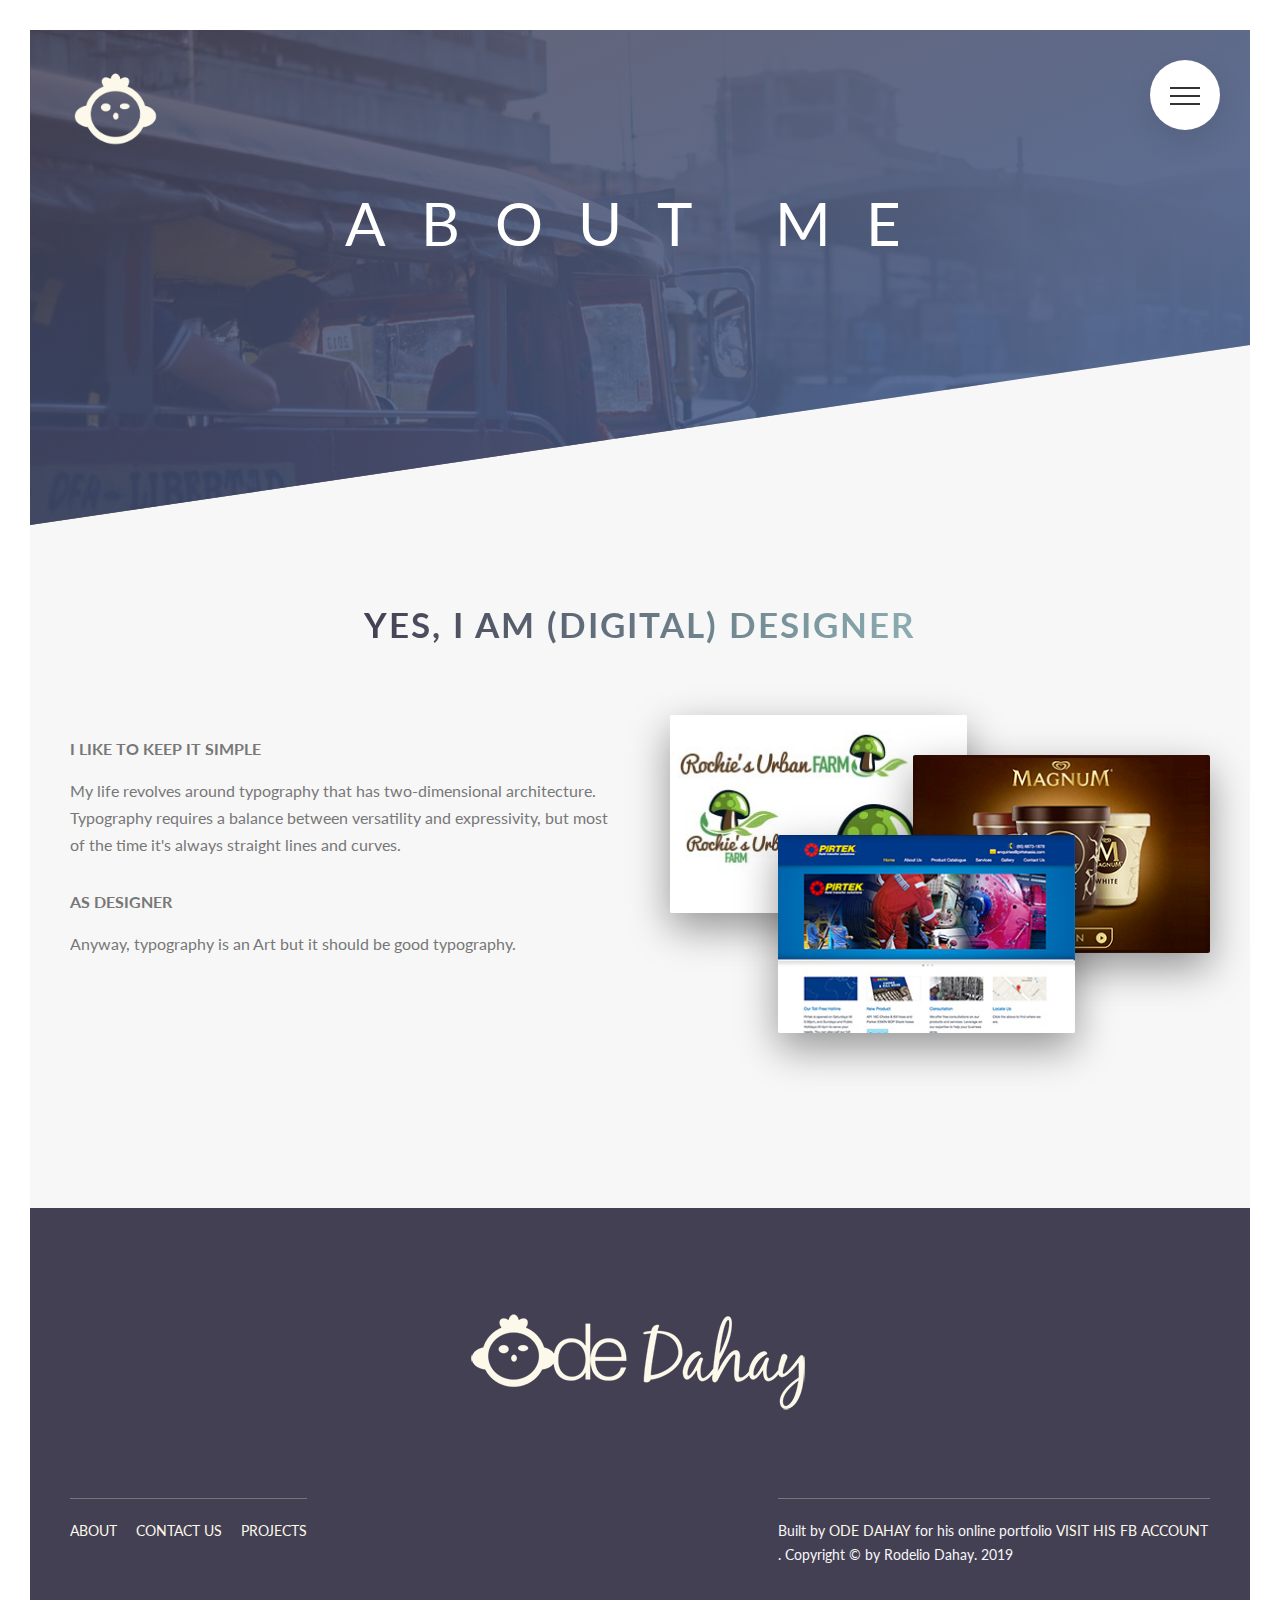
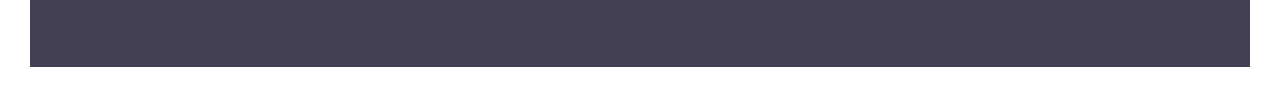
<file: about.html>
<!DOCTYPE html>
<html lang="en">
    <head>
        <meta charset="UTF-8">
        <meta name="viewport" content="width=device-width, initial-scale=1.0">
        <meta http-equiv="X-UA-Compatible" content="ie=edge">

        <link href="https://fonts.googleapis.com/css?family=Lato:100,300,400,700,900" rel="stylesheet">

        <link rel="stylesheet" href="css/icon-font.css">
        <link rel="stylesheet" href="css/style.comp.css">
        <!-- <link rel="stylesheet" href="css/style.css"> -->
        <link rel="shortcut icon" type="image/png" href="img/favicon.png">
        
        <title>Ode Dahay | My Personal Website</title>
    </head>

    <body>
        <div class="navigation">
            <input type="checkbox" class="navigation__checkbox" id="navi-toggle">

            <label for="navi-toggle" class="navigation__button">
                <span class="navigation__icon">&nbsp;</span>
            </label>

            <div class="navigation__background">&nbsp;</div>

            <nav class="navigation__nav">
                <ul class="navigation__list">
                    <li class="navigation__item"><a href="index.html" class="navigation__link"><span>01</span>Home</a></li>
                    <li class="navigation__item"><a href="about.html" class="navigation__link"><span>02</span>About Me</a></li>
                    <li class="navigation__item"><a href="gallery.html" class="navigation__link"><span>03</span>Gallery</a></li>
                    <li class="navigation__item"><a href="contact.html" class="navigation__link"><span>04</span>Contact</a></li>
                </ul>
            </nav>
        </div>

        <header class="header-inner">
            <div class="header__logo-box">
                <a href="index.html">
                    <img src="img/logo-white.png" alt="Logo" class="header__logo">
                </a>
            </div>

            <div class="header__text-box">
                <h1 class="heading-primary-inner">
                    <span class="heading-primary--main-inner">About Me</span>
                    <!-- <span class="heading-primary--sub">I like to keep it simple</span> -->
                </h1>
            </div>
        </header>

        <main>
            <section class="section-about">
                <div class="u-center-text u-margin-bottom-big">
                    <h2 class="heading-secondary">
                        YES, I AM (DIGITAL) DESIGNER
                    </h2>
                </div>

                <div class="row">
                    <div class="col-1-of-2">
                        <h3 class="heading-tertiary u-margin-bottom-small">I like to keep it simple</h3>
                        <p class="paragraph">
                            My life revolves around typography that has two-dimensional architecture. Typography requires a balance between versatility and expressivity, but most of the time it's always straight lines and curves.
                        </p>

                        <h3 class="heading-tertiary u-margin-bottom-small">As Designer</h3>
                        <p class="paragraph">
                            Anyway, typography is an Art but it should be good typography.
                        </p>

                        <!-- <a href="about.html" class="btn-text">Learn more &rarr;</a> -->
                    </div>
                    <div class="col-1-of-2">
                        <div class="composition">

                            <img srcset="img/home-1.jpg 300w, img/home-1-large.jpg 1000w"
                                 sizes="(max-width: 56.25em) 20vw, (max-width: 37.5em) 30vw, 300px"
                                 alt="Photo 1"
                                 class="composition__photo composition__photo--p1"
                                 src="img/home-1-large.jpg">

                            <img srcset="img/home-2.jpg 300w, img/nat-2-large.jpg 1000w"
                                 sizes="(max-width: 56.25em) 20vw, (max-width: 37.5em) 30vw, 300px"
                                 alt="Photo 2"
                                 class="composition__photo composition__photo--p2"
                                 src="img/home-2-large.jpg">

                            <img srcset="img/home-3.jpg 300w, img/nat-3-large.jpg 1000w"
                                 sizes="(max-width: 56.25em) 20vw, (max-width: 37.5em) 30vw, 300px"
                                 alt="Photo 3"
                                 class="composition__photo composition__photo--p3"
                                 src="img/home-3-large.jpg">

                            <!--
                            <img src="img/nat-1-large.jpg" alt="Photo 1" class="composition__photo composition__photo--p1">
                            <img src="img/nat-2-large.jpg" alt="Photo 2" class="composition__photo composition__photo--p2">
                            <img src="img/nat-3-large.jpg" alt="Photo 3" class="composition__photo composition__photo--p3">
                            -->
                        </div>
                    </div>

                </div>
                
                    
            </section>

        </main>

        <footer class="footer">
            <div class="footer__logo-box">

                <picture class="footer__logo">
                    <source srcset="img/logo-green-small-1x.png 1x, img/logo-green-small-2x.png 2x"
                            media="(max-width: 37.5em)">
                    <img srcset="img/logo-green-1x.png 1x, img/logo-green-2x.png 2x" alt="Full logo" src="img/logo-green-2x.png">
                </picture>


                
            </div>
            <div class="row">
                <div class="col-1-of-2">
                    <div class="footer__navigation">
                        <ul class="footer__list">
                            <li class="footer__item"><a href="#" class="footer__link">About</a></li>
                            <li class="footer__item"><a href="#" class="footer__link">Contact us</a></li>
                            <li class="footer__item"><a href="#" class="footer__link">Projects</a></li>
                            <!-- <li class="footer__item"><a href="#" class="footer__link">Privacy policy</a></li>
                            <li class="footer__item"><a href="#" class="footer__link">Terms</a></li> -->
                        </ul>
                    </div>
                </div>
                <div class="col-1-of-2">
                    <p class="footer__copyright">
                        Built by <a href="#" class="footer__link">Ode Dahay</a> for his online portfolio <a href="#" class="footer__link">Visit his FB account</a>.
                        Copyright &copy; by Rodelio Dahay. 2019
                    </p>
                </div>
            </div>
        </footer>

       

        <!--
        <section class="grid-test">
            <div class="row">
                <div class="col-1-of-2">
                    Col 1 of 2
                </div>
                <div class="col-1-of-2">
                    Col 1 of 2
                </div>
            </div>

            <div class="row">
                <div class="col-1-of-3">
                    Col 1 of 3
                </div>
                <div class="col-1-of-3">
                    Col 1 of 3
                </div>
                <div class="col-1-of-3">
                    Col 1 of 3
                </div>
            </div>

            <div class="row">
                <div class="col-1-of-3">
                    Col 1 of 3
                </div>
                <div class="col-2-of-3">
                    Col 2 of 3
                </div>
            </div>

            <div class="row">
                <div class="col-1-of-4">
                    Col 1 of 4
                </div>
                <div class="col-1-of-4">
                    Col 1 of 4
                </div>
                <div class="col-1-of-4">
                    Col 1 of 4
                </div>
                <div class="col-1-of-4">
                    Col 1 of 4
                </div>
            </div>

            <div class="row">
                <div class="col-1-of-4">
                    Col 1 of 4
                </div>
                <div class="col-1-of-4">
                    Col 1 of 4
                </div>
                <div class="col-2-of-4">
                    Col 2 of 4
                </div>
            </div>

            <div class="row">
                <div class="col-1-of-4">
                    Col 1 of 4
                </div>
                <div class="col-3-of-4">
                    Col 3 of 4
                </div>
            </div>
        </section>
        -->

    </body>
</html>
</file>
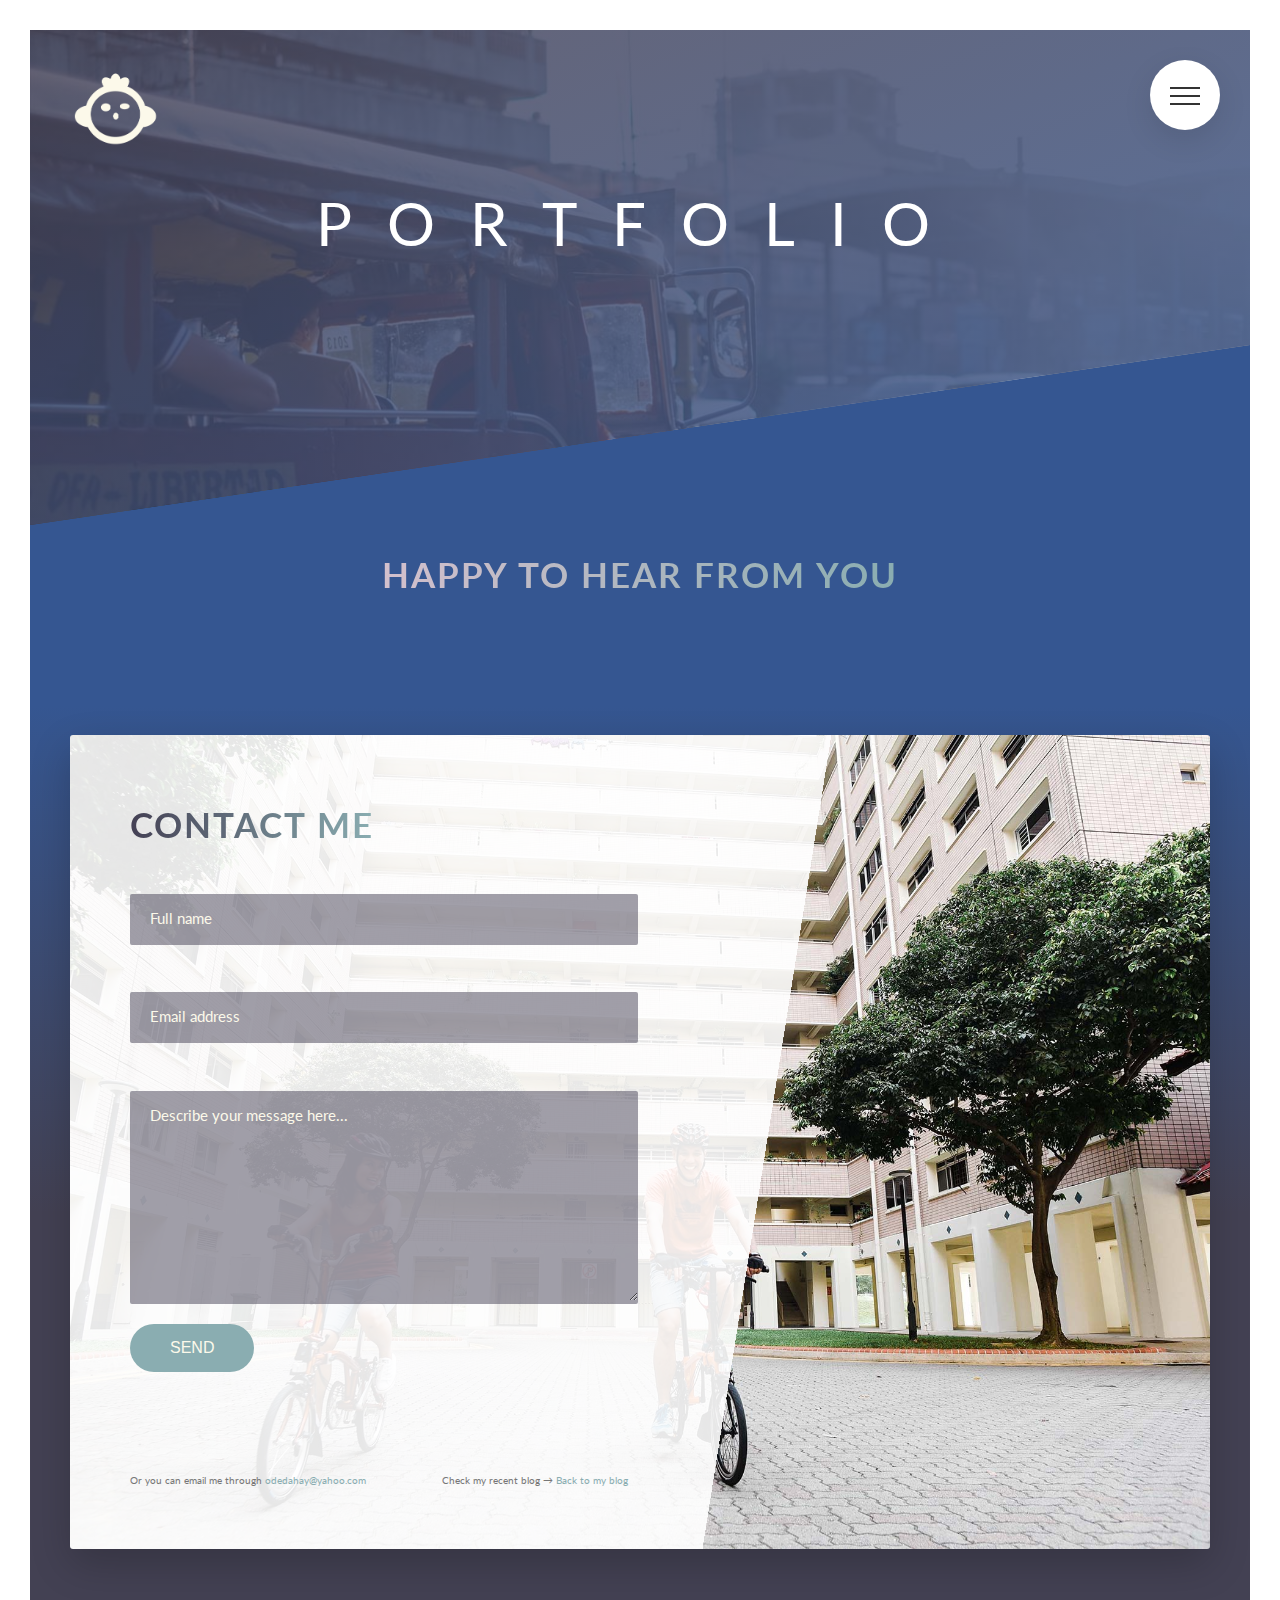
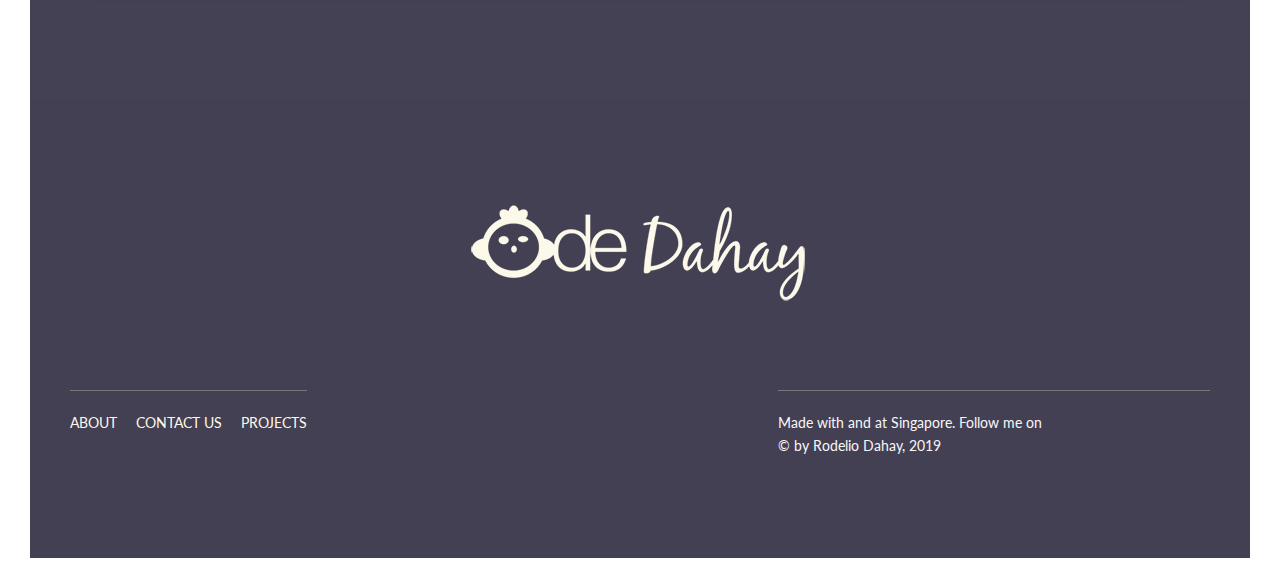
<file: contact.html>
<!DOCTYPE html>
<html lang="en">
    <head>
        <meta charset="UTF-8">
        <meta name="viewport" content="width=device-width, initial-scale=1.0">
        <meta http-equiv="X-UA-Compatible" content="ie=edge">

        <link href="https://fonts.googleapis.com/css?family=Lato:100,300,400,700,900" rel="stylesheet">

        <link rel="stylesheet" href="css/icon-font.css">
        <link rel="stylesheet" href="css/style.comp.css">
        <!-- <link rel="stylesheet" href="css/style.css"> -->
        <link rel="shortcut icon" type="image/png" href="img/favicon.png">
        
        <title>Ode Dahay | My Personal Website</title>
    </head>

    <body>
        <div class="navigation">
            <input type="checkbox" class="navigation__checkbox" id="navi-toggle">

            <label for="navi-toggle" class="navigation__button">
                <span class="navigation__icon">&nbsp;</span>
            </label>

            <div class="navigation__background">&nbsp;</div>

            <nav class="navigation__nav">
                <ul class="navigation__list">
                    <li class="navigation__item"><a href="index.html" class="navigation__link"><span>01</span>Home</a></li>
                    <li class="navigation__item"><a href="about.html" class="navigation__link"><span>02</span>About Me</a></li>
                    <li class="navigation__item"><a href="gallery.html" class="navigation__link"><span>03</span>Gallery</a></li>
                    <li class="navigation__item"><a href="contact.html" class="navigation__link"><span>04</span>Contact</a></li>
                </ul>
            </nav>
        </div>

        <header class="header-inner">
            <div class="header__logo-box">
                <a href="index.html">
                    <img src="img/logo-white.png" alt="Logo" class="header__logo">
                </a>
            </div>

            <div class="header__text-box">
                <h1 class="heading-primary-inner">
                    <span class="heading-primary--main-inner">Portfolio</span>
                    <!-- <span class="heading-primary--sub">I like to keep it simple</span> -->
                </h1>
            </div>
        </header>

        <main>
            <section class="section-page-inner-contact">
                <div class="u-center-text u-margin-bottom-big">
                    <h2 class="heading-secondary" style="background-image: linear-gradient(to right, #D3C0CD, #8AADB1);">
                            HAPPY TO HEAR FROM YOU
                    </h2>
                </div>

                <section class="section-book">
                    <div class="row">
                        <div class="book">
                            <div class="book__form">
                                    <form action="#" class="form">
                                            <div class="u-margin-bottom-medium">
                                                    <h2 class="heading-secondary">
                                                    Contact Me
                                                    </h2>
                                                </div>

                                                <div class="form__group">
                                                    <input type="text" class="form__input" placeholder="Full name" id="name" required>
                                                    <label for="name" class="form__label">Full name</label>
                                                </div>
                
                                                <div class="form__group">
                                                    <input type="email" class="form__input" placeholder="Email address" id="email" required>
                                                    <label for="email" class="form__label">Email address</label>
                                                </div>
                                                <div class="form__group">
                                                        <textarea name="" class="form__input" id="message" cols="30" rows="10" required placeholder="Describe your message here..."></textarea>
                                                </div>

                                                <div class="form__group">
                                                        <button class="btn btn--green">Send</button>
                                                </div>

                                <div class="row u-margin-top-huge">
                                    <div class="col-1-of-2">
                                        Or you can email me through <a href="mailto:odedahay@yahoo.com">odedahay@yahoo.com</a>
                                    </div>
                                    <div class="col-1-of-2">
                                        Check my recent blog &rarr; <a href="#">Back to my blog</a>
                                    </div>
                                </div>
                                </form>
                            </div>
                        </div>
                    </div>
            </section>
                
            </section>

        </main>

        <footer class="footer">
                <div class="footer__logo-box">
    
                    <picture class="footer__logo">
                        <source srcset="img/logo-green-small-1x.png 1x, img/logo-green-small-2x.png 2x"
                                media="(max-width: 37.5em)">
                        <img srcset="img/logo-green-1x.png 1x, img/logo-green-2x.png 2x" alt="Full logo" src="img/logo-green-2x.png">
                    </picture>
    
    
                    
                </div>
                <div class="row">
                    <div class="col-1-of-2">
                        <div class="footer__navigation">
                            <ul class="footer__list">
                                <li class="footer__item"><a href="#" class="footer__link">About</a></li>
                                <li class="footer__item"><a href="#" class="footer__link">Contact us</a></li>
                                <li class="footer__item"><a href="#" class="footer__link">Projects</a></li>
                                <!-- <li class="footer__item"><a href="#" class="footer__link">Privacy policy</a></li>
                                <li class="footer__item"><a href="#" class="footer__link">Terms</a></li> -->
                            </ul>
                        </div>
                    </div>
                    <div class="col-1-of-2">
                        <p class="footer__copyright">
                            Made with <i class="fas fa-heart"></i> and <i class="fas fa-coffee"></i> at Singapore. Follow me on  
                            
                            <a href="#" class="footer__link"><i class="fab fa-linkedin"></i></a> 
                            <a href="#" class="footer__link"><i class="fab fa-facebook-square"></i></a>
                            <a href="#" class="footer__link"><i class="fab fa-instagram"></i></a>  
                            
                             <br>&copy; by Rodelio Dahay, 2019
                        </p>
                    </div>
                </div>
            </footer>

    </body>
</html>
</file>
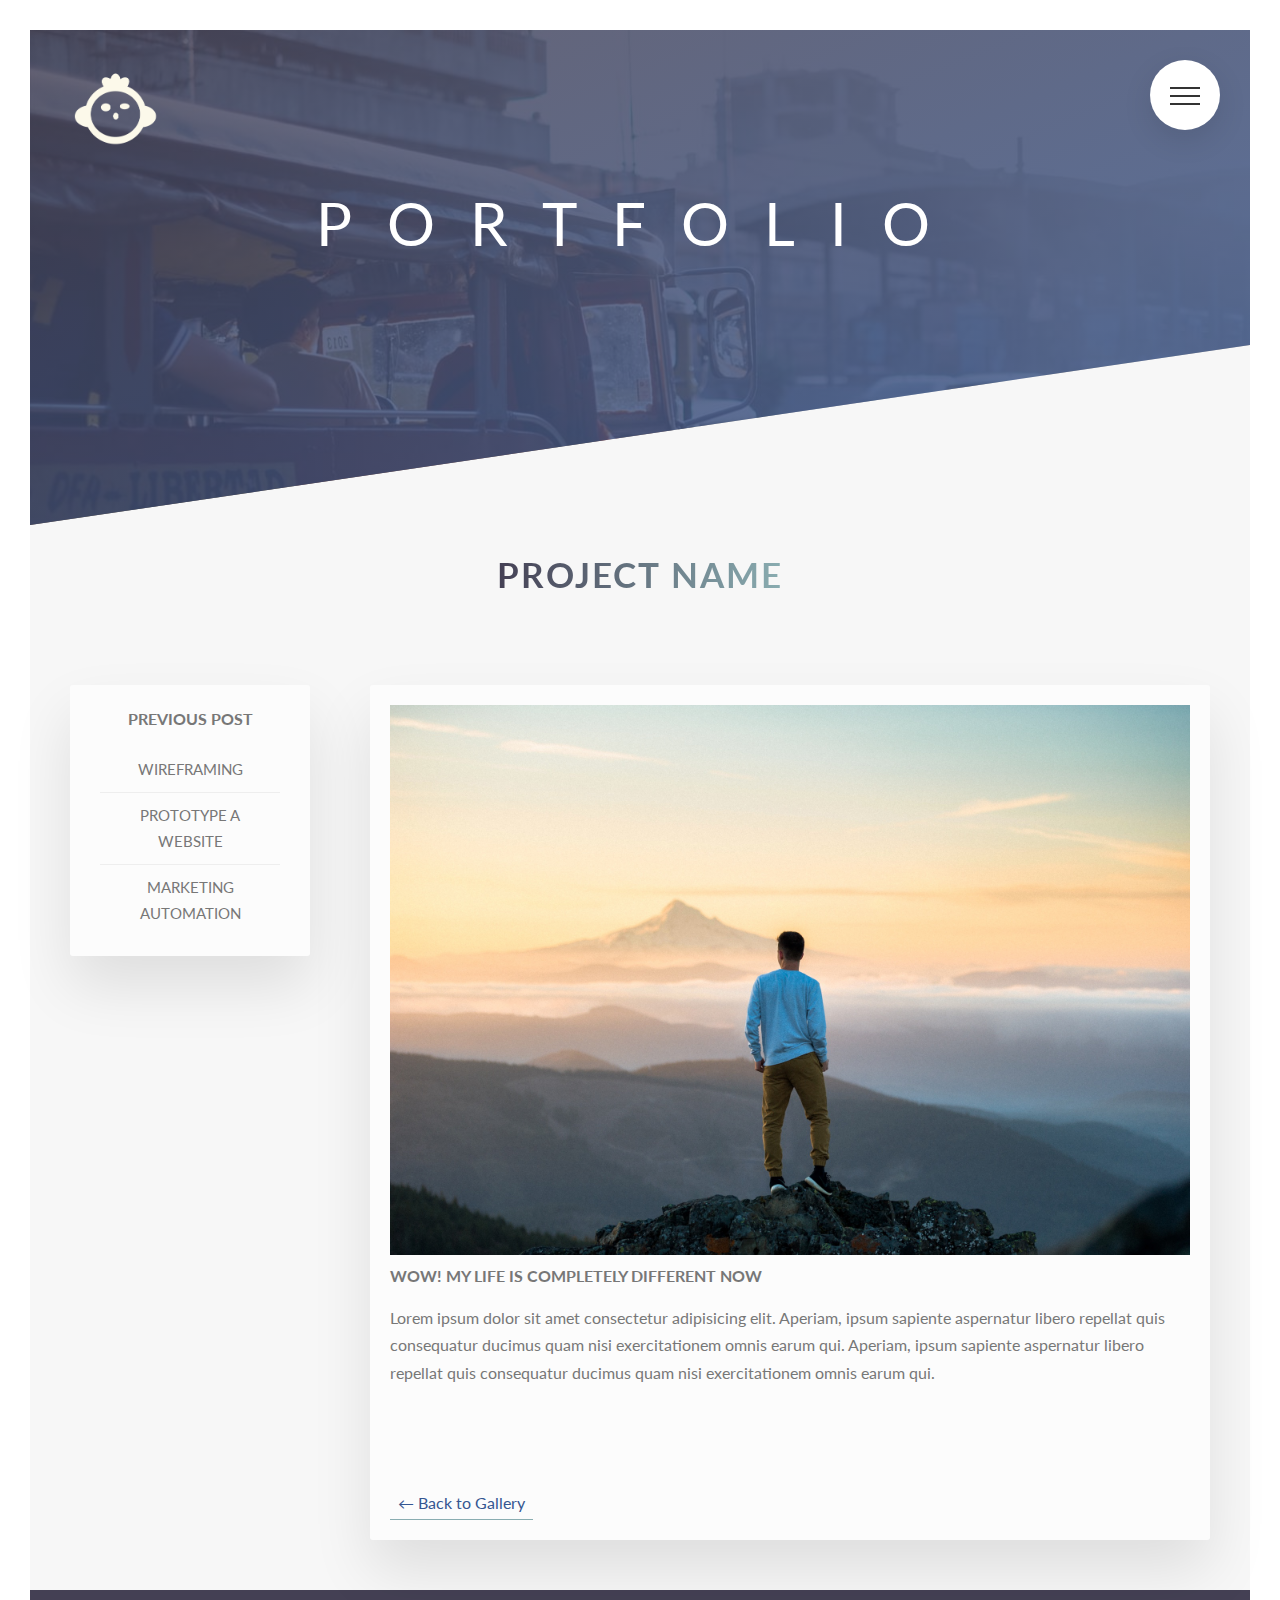
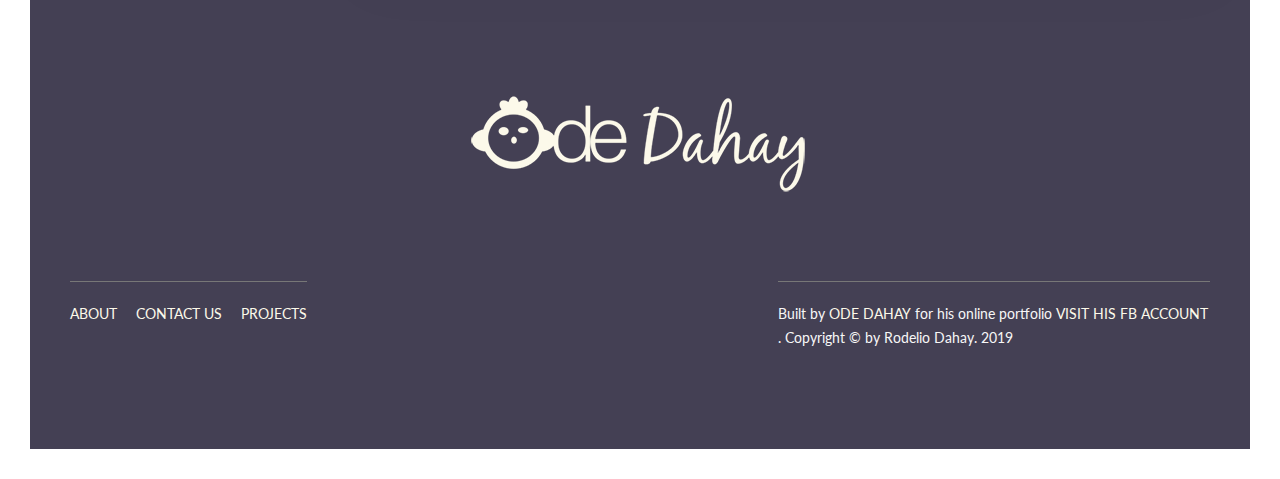
<file: gallery-detail.html>
<!DOCTYPE html>
<html lang="en">
    <head>
        <meta charset="UTF-8">
        <meta name="viewport" content="width=device-width, initial-scale=1.0">
        <meta http-equiv="X-UA-Compatible" content="ie=edge">

        <link href="https://fonts.googleapis.com/css?family=Lato:100,300,400,700,900" rel="stylesheet">

        <link rel="stylesheet" href="css/icon-font.css">
        <link rel="stylesheet" href="css/style.comp.css">
        <!-- <link rel="stylesheet" href="css/style.css"> -->
        <link rel="shortcut icon" type="image/png" href="img/favicon.png">
        
        <title>Ode Dahay | My Personal Website</title>
    </head>

    <body>
        <div class="navigation">
            <input type="checkbox" class="navigation__checkbox" id="navi-toggle">

            <label for="navi-toggle" class="navigation__button">
                <span class="navigation__icon">&nbsp;</span>
            </label>

            <div class="navigation__background">&nbsp;</div>

            <nav class="navigation__nav">
                <ul class="navigation__list">
                    <li class="navigation__item"><a href="index.html" class="navigation__link"><span>01</span>Home</a></li>
                    <li class="navigation__item"><a href="about.html" class="navigation__link"><span>02</span>About Me</a></li>
                    <li class="navigation__item"><a href="gallery.html" class="navigation__link"><span>03</span>Gallery</a></li>
                    <li class="navigation__item"><a href="contact.html" class="navigation__link"><span>04</span>Contact</a></li>
                </ul>
            </nav>
        </div>

        <header class="header-inner">
            <div class="header__logo-box">
                <a href="index.html">
                    <img src="img/logo-white.png" alt="Logo" class="header__logo">
                </a>
            </div>

            <div class="header__text-box">
                <h1 class="heading-primary-inner">
                    <span class="heading-primary--main-inner">Portfolio</span>
                    <!-- <span class="heading-primary--sub">I like to keep it simple</span> -->
                </h1>
            </div>
        </header>

        <main>
            <section class="section-page-inner ">
                <div class="u-center-text u-margin-bottom-big">
                    <h2 class="heading-secondary">
                        Project Name
                    </h2>
                </div>

                <div class="row">
                    <div class="col-1-of-4">
                        <div class="porfolio-detail-side">
                            <h3 class="u-center-text heading-tertiary u-margin-bottom-small">Previous Post</h3>
                            <div class="card__details_side">
                                <ul>
                                    <li><a href="">Wireframing</a></li>
                                    <li><a href="">Prototype A Website</a></li>
                                    <li><a href="">Marketing Automation</a></li>
                                </ul>
                            </div>
                        </div>
                    </div>
                    <div class="col-3-of-4">
                        <div class="porfolio-detail">
                            <figure class="porfolio-detail__shape">
                                <img src="img/nat-9.jpg" alt="Person on a tour" class="porfolio-detail__img">
                                <!-- <figcaption class="porfolio-detail__caption">Jack Wilson</figcaption> -->
                            </figure>
                            <div class="porfolio-detail__text">
                                <h3 class="heading-tertiary u-margin-bottom-small">WOW! My life is completely different now</h3>
                                <p>
                                    Lorem ipsum dolor sit amet consectetur adipisicing elit. Aperiam, ipsum sapiente aspernatur libero repellat quis consequatur
                                    ducimus quam nisi exercitationem omnis earum qui. Aperiam, ipsum sapiente aspernatur libero
                                    repellat quis consequatur ducimus quam nisi exercitationem omnis earum qui.
                                </p>
                               
                            </div>
                            <div class="u-margin-top-huge">
                                    <a href="#" class="btn-text">&larr; Back to Gallery</a>
                                </div>
                        
                        </div>
                    </div>
                </div>
            </section>

        </main>

        <footer class="footer">
            <div class="footer__logo-box">

                <picture class="footer__logo">
                    <source srcset="img/logo-green-small-1x.png 1x, img/logo-green-small-2x.png 2x"
                            media="(max-width: 37.5em)">
                    <img srcset="img/logo-green-1x.png 1x, img/logo-green-2x.png 2x" alt="Full logo" src="img/logo-green-2x.png">
                </picture>


                
            </div>
            <div class="row">
                <div class="col-1-of-2">
                    <div class="footer__navigation">
                        <ul class="footer__list">
                            <li class="footer__item"><a href="#" class="footer__link">About</a></li>
                            <li class="footer__item"><a href="#" class="footer__link">Contact us</a></li>
                            <li class="footer__item"><a href="#" class="footer__link">Projects</a></li>
                            <!-- <li class="footer__item"><a href="#" class="footer__link">Privacy policy</a></li>
                            <li class="footer__item"><a href="#" class="footer__link">Terms</a></li> -->
                        </ul>
                    </div>
                </div>
                <div class="col-1-of-2">
                    <p class="footer__copyright">
                        Built by <a href="#" class="footer__link">Ode Dahay</a> for his online portfolio <a href="#" class="footer__link">Visit his FB account</a>.
                        Copyright &copy; by Rodelio Dahay. 2019
                    </p>
                </div>
            </div>
        </footer>

    </body>
</html>
</file>
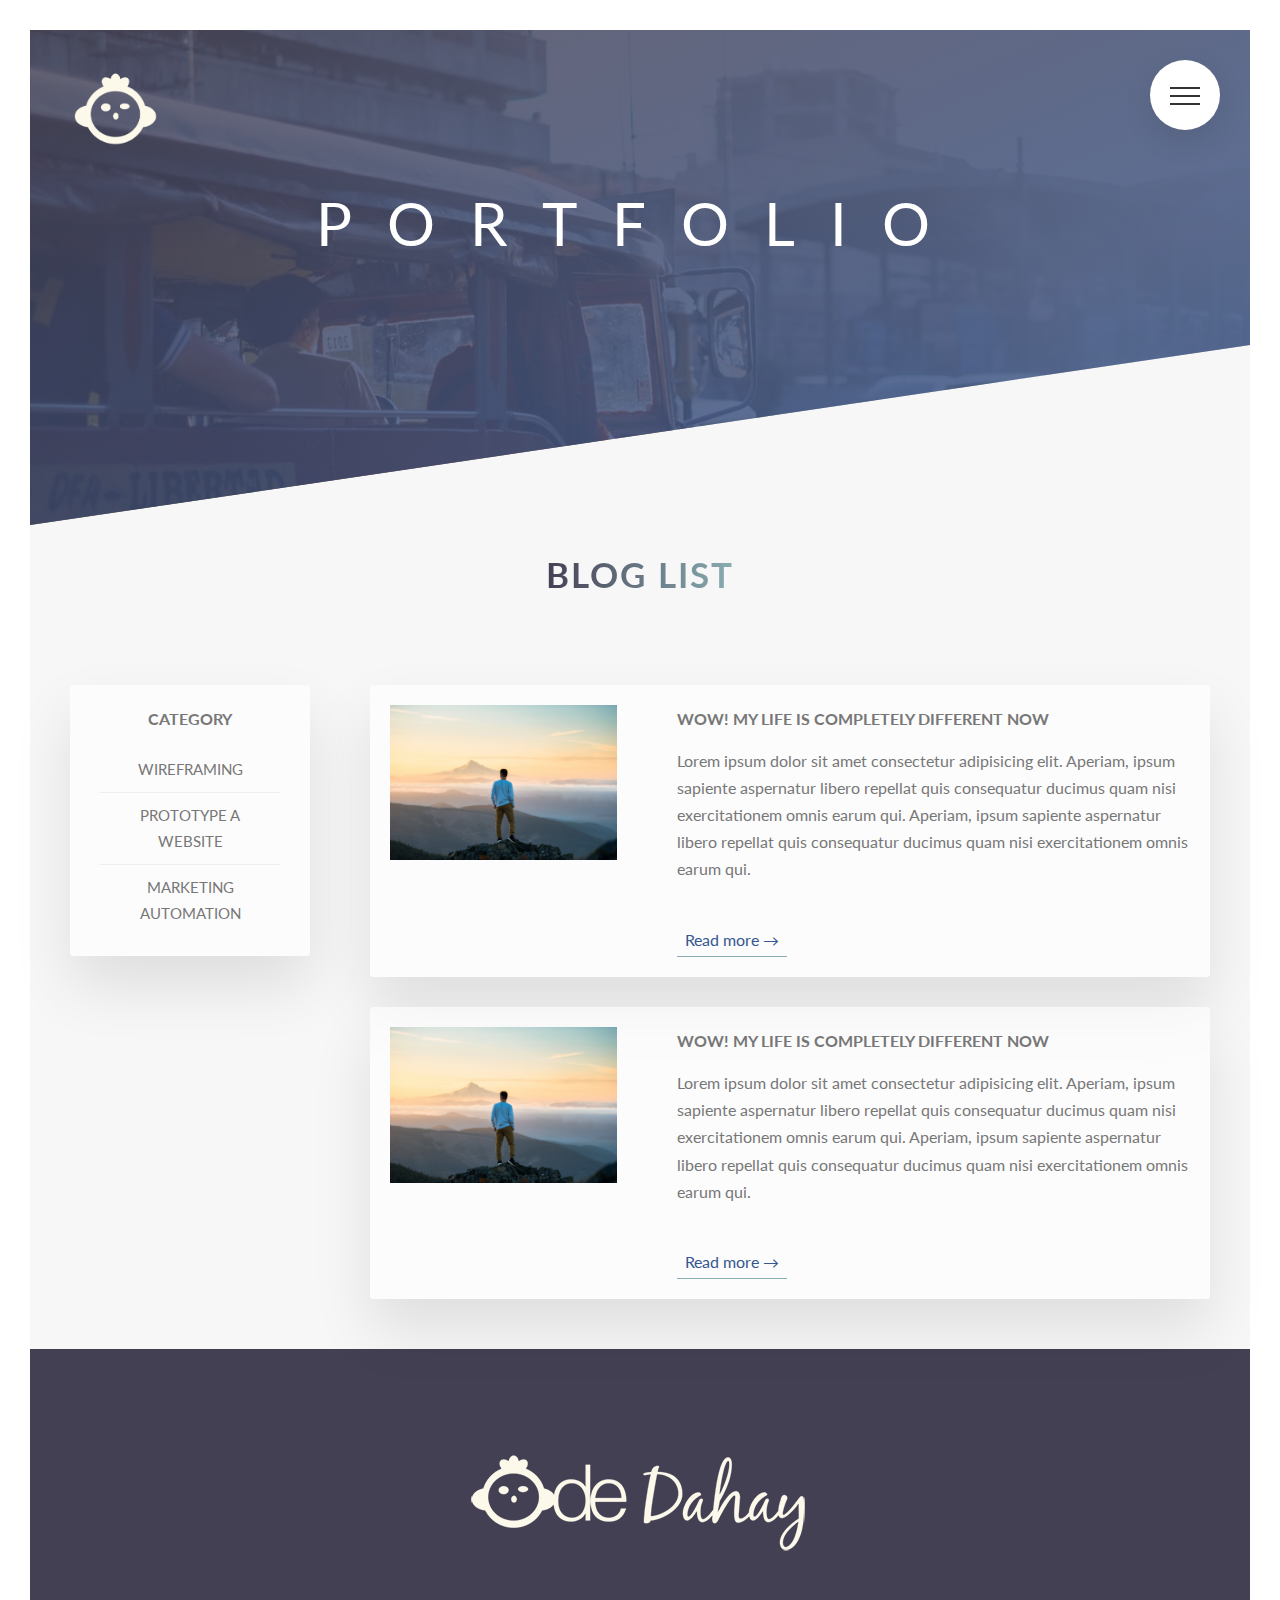
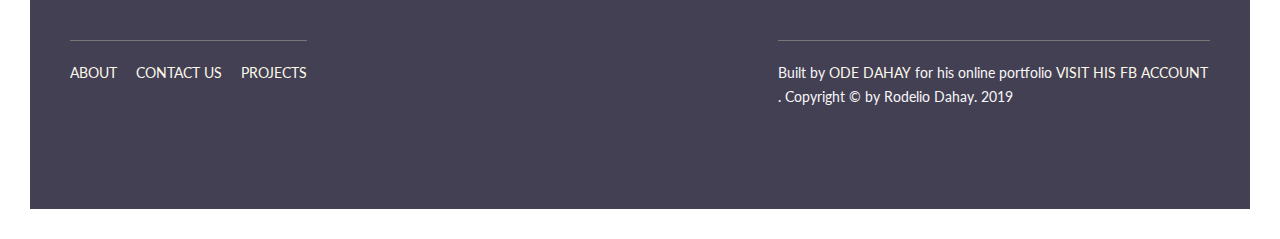
<file: gallery-list-1col.html>
<!DOCTYPE html>
<html lang="en">
    <head>
        <meta charset="UTF-8">
        <meta name="viewport" content="width=device-width, initial-scale=1.0">
        <meta http-equiv="X-UA-Compatible" content="ie=edge">

        <link href="https://fonts.googleapis.com/css?family=Lato:100,300,400,700,900" rel="stylesheet">

        <link rel="stylesheet" href="css/icon-font.css">
        <link rel="stylesheet" href="css/style.comp.css">
        <!-- <link rel="stylesheet" href="css/style.css"> -->
        <link rel="shortcut icon" type="image/png" href="img/favicon.png">
        
        <title>Ode Dahay | My Personal Website</title>
    </head>

    <body>
        <div class="navigation">
            <input type="checkbox" class="navigation__checkbox" id="navi-toggle">

            <label for="navi-toggle" class="navigation__button">
                <span class="navigation__icon">&nbsp;</span>
            </label>

            <div class="navigation__background">&nbsp;</div>

            <nav class="navigation__nav">
                <ul class="navigation__list">
                    <li class="navigation__item"><a href="index.html" class="navigation__link"><span>01</span>Home</a></li>
                    <li class="navigation__item"><a href="about.html" class="navigation__link"><span>02</span>About Me</a></li>
                    <li class="navigation__item"><a href="gallery.html" class="navigation__link"><span>03</span>Gallery</a></li>
                    <li class="navigation__item"><a href="contact.html" class="navigation__link"><span>04</span>Contact</a></li>
                </ul>
            </nav>
        </div>

        <header class="header-inner">
            <div class="header__logo-box">
                <a href="index.html">
                    <img src="img/logo-white.png" alt="Logo" class="header__logo">
                </a>
            </div>

            <div class="header__text-box">
                <h1 class="heading-primary-inner">
                    <span class="heading-primary--main-inner">Portfolio</span>
                    <!-- <span class="heading-primary--sub">I like to keep it simple</span> -->
                </h1>
            </div>
        </header>

        <main>
            <section class="section-page-inner ">
                <div class="u-center-text u-margin-bottom-big">
                    <h2 class="heading-secondary">
                        Blog List
                    </h2>
                </div>

                    <div class="row">
                            <div class="col-1-of-4">
                                <div class="porfolio-detail-side">
                                        <h3 class="u-center-text heading-tertiary u-margin-bottom-small">Category</h3>
                                        <div class="card__details_side">
                                            <ul>
                                                <li><a href="">Wireframing</a></li>
                                                <li><a href="">Prototype A Website</a></li>
                                                <li><a href="">Marketing Automation</a></li>
                                            </ul>
                                        </div>
                                    </div>
                            </div>
                            <div class="col-3-of-4">
                                <div class="blog_list">
                                    <div class="row">
                                        <div class="col-1-of-3">
                                            <a href="gallery-detail.html">
                                                <figure class="blog_list__shape">
                                                    <img src="img/nat-9.jpg" alt="Person on a tour" class="blog_list__img50">
                                                    <figcaption class="blog_list__caption">Read More</figcaption>
                                                </figure>
                                            </a>
                                        </div>
                                        <div class="col-2-of-3">
                                            
                                            <div class="blog_list__text">
                                                    <h3 class="heading-tertiary u-margin-bottom-small">WOW! My life is completely different now</h3>
                                                    <p>
                                                        Lorem ipsum dolor sit amet consectetur adipisicing elit. Aperiam, ipsum sapiente aspernatur libero repellat quis consequatur
                                                        ducimus quam nisi exercitationem omnis earum qui. Aperiam, ipsum sapiente aspernatur libero
                                                        repellat quis consequatur ducimus quam nisi exercitationem omnis earum qui.
                                                    </p>
                                                    <a href="gallery-detail.html" class="btn-text u-margin-top-small">Read more &rarr;</a>
                                                    
                                            </div>
                                            
                                        </div>
                                    </div>
                                </div> <!--blog_lis-->   
                                
                                <div class="blog_list">
                                        <div class="row">
                                            <div class="col-1-of-3">
                                                <a href="gallery-detail.html">
                                                    <figure class="blog_list__shape">
                                                        <img src="img/nat-9.jpg" alt="Person on a tour" class="blog_list__img50">
                                                        <figcaption class="blog_list__caption">Read More</figcaption>
                                                    </figure>
                                                </a>
                                            </div>
                                            <div class="col-2-of-3">
                                                
                                                <div class="blog_list__text">
                                                        <h3 class="heading-tertiary u-margin-bottom-small">WOW! My life is completely different now</h3>
                                                        <p>
                                                            Lorem ipsum dolor sit amet consectetur adipisicing elit. Aperiam, ipsum sapiente aspernatur libero repellat quis consequatur
                                                            ducimus quam nisi exercitationem omnis earum qui. Aperiam, ipsum sapiente aspernatur libero
                                                            repellat quis consequatur ducimus quam nisi exercitationem omnis earum qui.
                                                        </p>
                                                        <a href="gallery-detail.html" class="btn-text u-margin-top-small">Read more &rarr;</a>
                                                        
                                                </div>
                                                
                                            </div>
                                        </div>
                                    </div> <!--blog_lis-->   
                                
                            </div><!--col-3-of-4-->   
                    </div>
                
            </section>

        </main>

        <footer class="footer">
            <div class="footer__logo-box">

                <picture class="footer__logo">
                    <source srcset="img/logo-green-small-1x.png 1x, img/logo-green-small-2x.png 2x"
                            media="(max-width: 37.5em)">
                    <img srcset="img/logo-green-1x.png 1x, img/logo-green-2x.png 2x" alt="Full logo" src="img/logo-green-2x.png">
                </picture>


                
            </div>
            <div class="row">
                <div class="col-1-of-2">
                    <div class="footer__navigation">
                        <ul class="footer__list">
                            <li class="footer__item"><a href="#" class="footer__link">About</a></li>
                            <li class="footer__item"><a href="#" class="footer__link">Contact us</a></li>
                            <li class="footer__item"><a href="#" class="footer__link">Projects</a></li>
                            <!-- <li class="footer__item"><a href="#" class="footer__link">Privacy policy</a></li>
                            <li class="footer__item"><a href="#" class="footer__link">Terms</a></li> -->
                        </ul>
                    </div>
                </div>
                <div class="col-1-of-2">
                    <p class="footer__copyright">
                        Built by <a href="#" class="footer__link">Ode Dahay</a> for his online portfolio <a href="#" class="footer__link">Visit his FB account</a>.
                        Copyright &copy; by Rodelio Dahay. 2019
                    </p>
                </div>
            </div>
        </footer>

    </body>
</html>
</file>
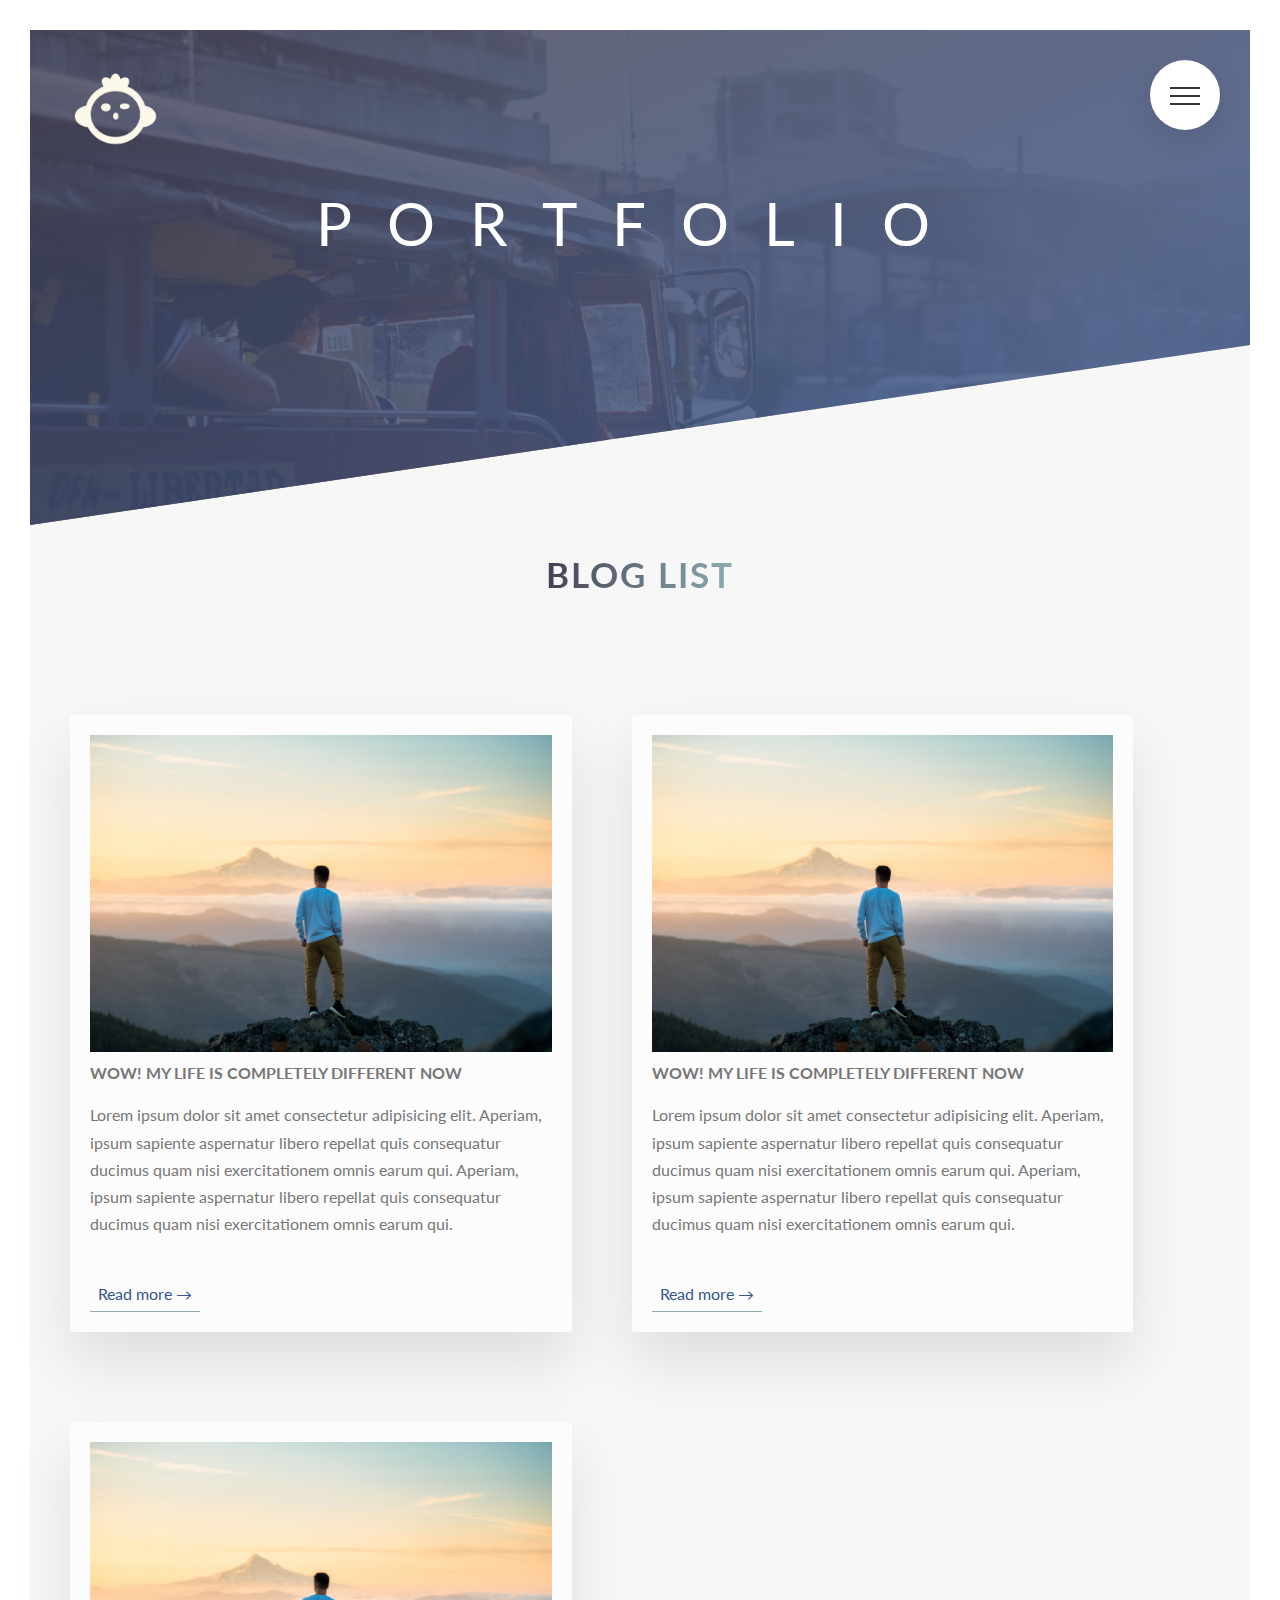
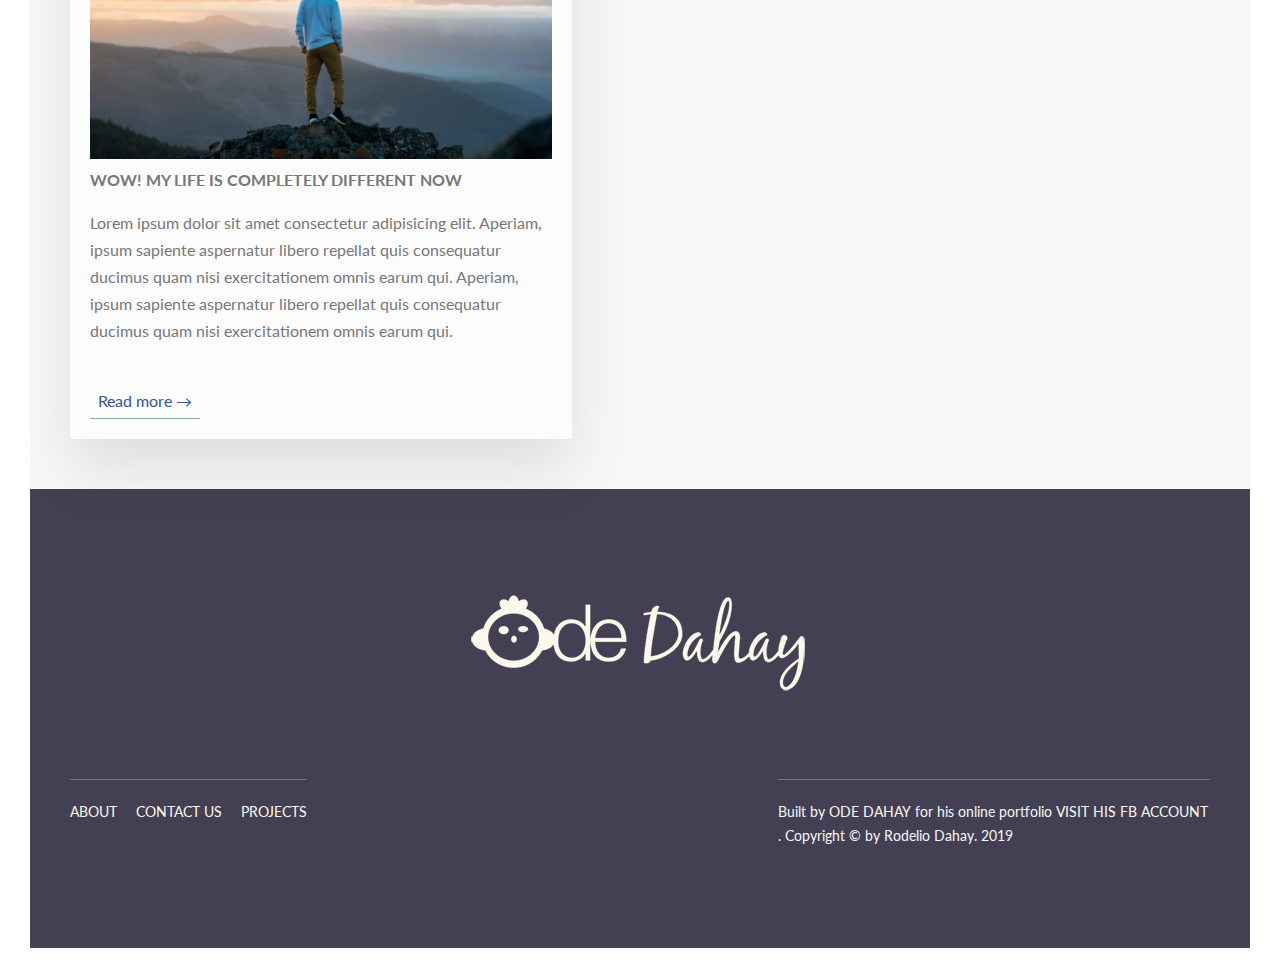
<file: gallery-list-2col.html>
<!DOCTYPE html>
<html lang="en">
    <head>
        <meta charset="UTF-8">
        <meta name="viewport" content="width=device-width, initial-scale=1.0">
        <meta http-equiv="X-UA-Compatible" content="ie=edge">

        <link href="https://fonts.googleapis.com/css?family=Lato:100,300,400,700,900" rel="stylesheet">

        <link rel="stylesheet" href="css/icon-font.css">
        <link rel="stylesheet" href="css/style.comp.css">
        <!-- <link rel="stylesheet" href="css/style.css"> -->
        <link rel="shortcut icon" type="image/png" href="img/favicon.png">
        
        <title>Ode Dahay | My Personal Website</title>
    </head>

    <body>
        <div class="navigation">
            <input type="checkbox" class="navigation__checkbox" id="navi-toggle">

            <label for="navi-toggle" class="navigation__button">
                <span class="navigation__icon">&nbsp;</span>
            </label>

            <div class="navigation__background">&nbsp;</div>

            <nav class="navigation__nav">
                <ul class="navigation__list">
                    <li class="navigation__item"><a href="index.html" class="navigation__link"><span>01</span>Home</a></li>
                    <li class="navigation__item"><a href="about.html" class="navigation__link"><span>02</span>About Me</a></li>
                    <li class="navigation__item"><a href="gallery.html" class="navigation__link"><span>03</span>Gallery</a></li>
                    <li class="navigation__item"><a href="contact.html" class="navigation__link"><span>04</span>Contact</a></li>
                </ul>
            </nav>
        </div>

        <header class="header-inner">
            <div class="header__logo-box">
                <a href="index.html">
                    <img src="img/logo-white.png" alt="Logo" class="header__logo">
                </a>
            </div>

            <div class="header__text-box">
                <h1 class="heading-primary-inner">
                    <span class="heading-primary--main-inner">Portfolio</span>
                    <!-- <span class="heading-primary--sub">I like to keep it simple</span> -->
                </h1>
            </div>
        </header>

        <main>
            <section class="section-page-inner ">
                <div class="u-center-text u-margin-bottom-big">
                    <h2 class="heading-secondary">
                        Blog List
                    </h2>
                </div>

                <div class="row">
                        <div class="col-1-of-2-bloglist">
                           
                                <div class="blog_list">
                                        <a href="#">
                                            <figure class="blog_list__shape">
                                                <img src="img/nat-9.jpg" alt="Person on a tour" class="blog_list__img">
                                                <figcaption class="blog_list__caption">Read More</figcaption>
                                            </figure>
                                        </a>
                                        <div class="blog_list__text">
                                            <h3 class="heading-tertiary u-margin-bottom-small">WOW! My life is completely different now</h3>
                                            <p>
                                                Lorem ipsum dolor sit amet consectetur adipisicing elit. Aperiam, ipsum sapiente aspernatur libero repellat quis consequatur
                                                ducimus quam nisi exercitationem omnis earum qui. Aperiam, ipsum sapiente aspernatur libero
                                                repellat quis consequatur ducimus quam nisi exercitationem omnis earum qui.
                                            </p>
                                            <a href="about.html" class="btn-text u-margin-top-small">Read more &rarr;</a>
                                            
                                        </div>
                                       
                                    </div>
                           
                        </div>
                        <div class="col-1-of-2-bloglist">
                                <div class="blog_list">
                                    <a href="#">
                                        <figure class="blog_list__shape">
                                            <img src="img/nat-9.jpg" alt="Person on a tour" class="blog_list__img">
                                            <figcaption class="blog_list__caption">Read More</figcaption>
                                        </figure>
                                    </a>
                                    <div class="blog_list__text">
                                        <h3 class="heading-tertiary u-margin-bottom-small">WOW! My life is completely different now</h3>
                                        <p>
                                            Lorem ipsum dolor sit amet consectetur adipisicing elit. Aperiam, ipsum sapiente aspernatur libero repellat quis consequatur
                                            ducimus quam nisi exercitationem omnis earum qui. Aperiam, ipsum sapiente aspernatur libero
                                            repellat quis consequatur ducimus quam nisi exercitationem omnis earum qui.
                                        </p>
                                        <a href="about.html" class="btn-text u-margin-top-small">Read more &rarr;</a>
                                        
                                    </div>
                                   
                                </div>
                        </div>

                        <div class="col-1-of-2-bloglist">
                                <div class="blog_list">
                                    <a href="#">
                                    <figure class="blog_list__shape">
                                        <img src="img/nat-9.jpg" alt="Person on a tour" class="blog_list__img">
                                        <figcaption class="blog_list__caption">Read More</figcaption>
                                    </figure>
                                    </a>
                                    <div class="blog_list__text">
                                        <h3 class="heading-tertiary u-margin-bottom-small">WOW! My life is completely different now</h3>
                                        <p>
                                            Lorem ipsum dolor sit amet consectetur adipisicing elit. Aperiam, ipsum sapiente aspernatur libero repellat quis consequatur
                                            ducimus quam nisi exercitationem omnis earum qui. Aperiam, ipsum sapiente aspernatur libero
                                            repellat quis consequatur ducimus quam nisi exercitationem omnis earum qui.
                                        </p>
                                        <a href="about.html" class="btn-text u-margin-top-small">Read more &rarr;</a>
                                        
                                    </div>
                                   
                                </div>
                        </div>
                        
                </div>

                
            </section>

        </main>

        <footer class="footer">
            <div class="footer__logo-box">

                <picture class="footer__logo">
                    <source srcset="img/logo-green-small-1x.png 1x, img/logo-green-small-2x.png 2x"
                            media="(max-width: 37.5em)">
                    <img srcset="img/logo-green-1x.png 1x, img/logo-green-2x.png 2x" alt="Full logo" src="img/logo-green-2x.png">
                </picture>


                
            </div>
            <div class="row">
                <div class="col-1-of-2">
                    <div class="footer__navigation">
                        <ul class="footer__list">
                            <li class="footer__item"><a href="#" class="footer__link">About</a></li>
                            <li class="footer__item"><a href="#" class="footer__link">Contact us</a></li>
                            <li class="footer__item"><a href="#" class="footer__link">Projects</a></li>
                            <!-- <li class="footer__item"><a href="#" class="footer__link">Privacy policy</a></li>
                            <li class="footer__item"><a href="#" class="footer__link">Terms</a></li> -->
                        </ul>
                    </div>
                </div>
                <div class="col-1-of-2">
                    <p class="footer__copyright">
                        Built by <a href="#" class="footer__link">Ode Dahay</a> for his online portfolio <a href="#" class="footer__link">Visit his FB account</a>.
                        Copyright &copy; by Rodelio Dahay. 2019
                    </p>
                </div>
            </div>
        </footer>

    </body>
</html>
</file>
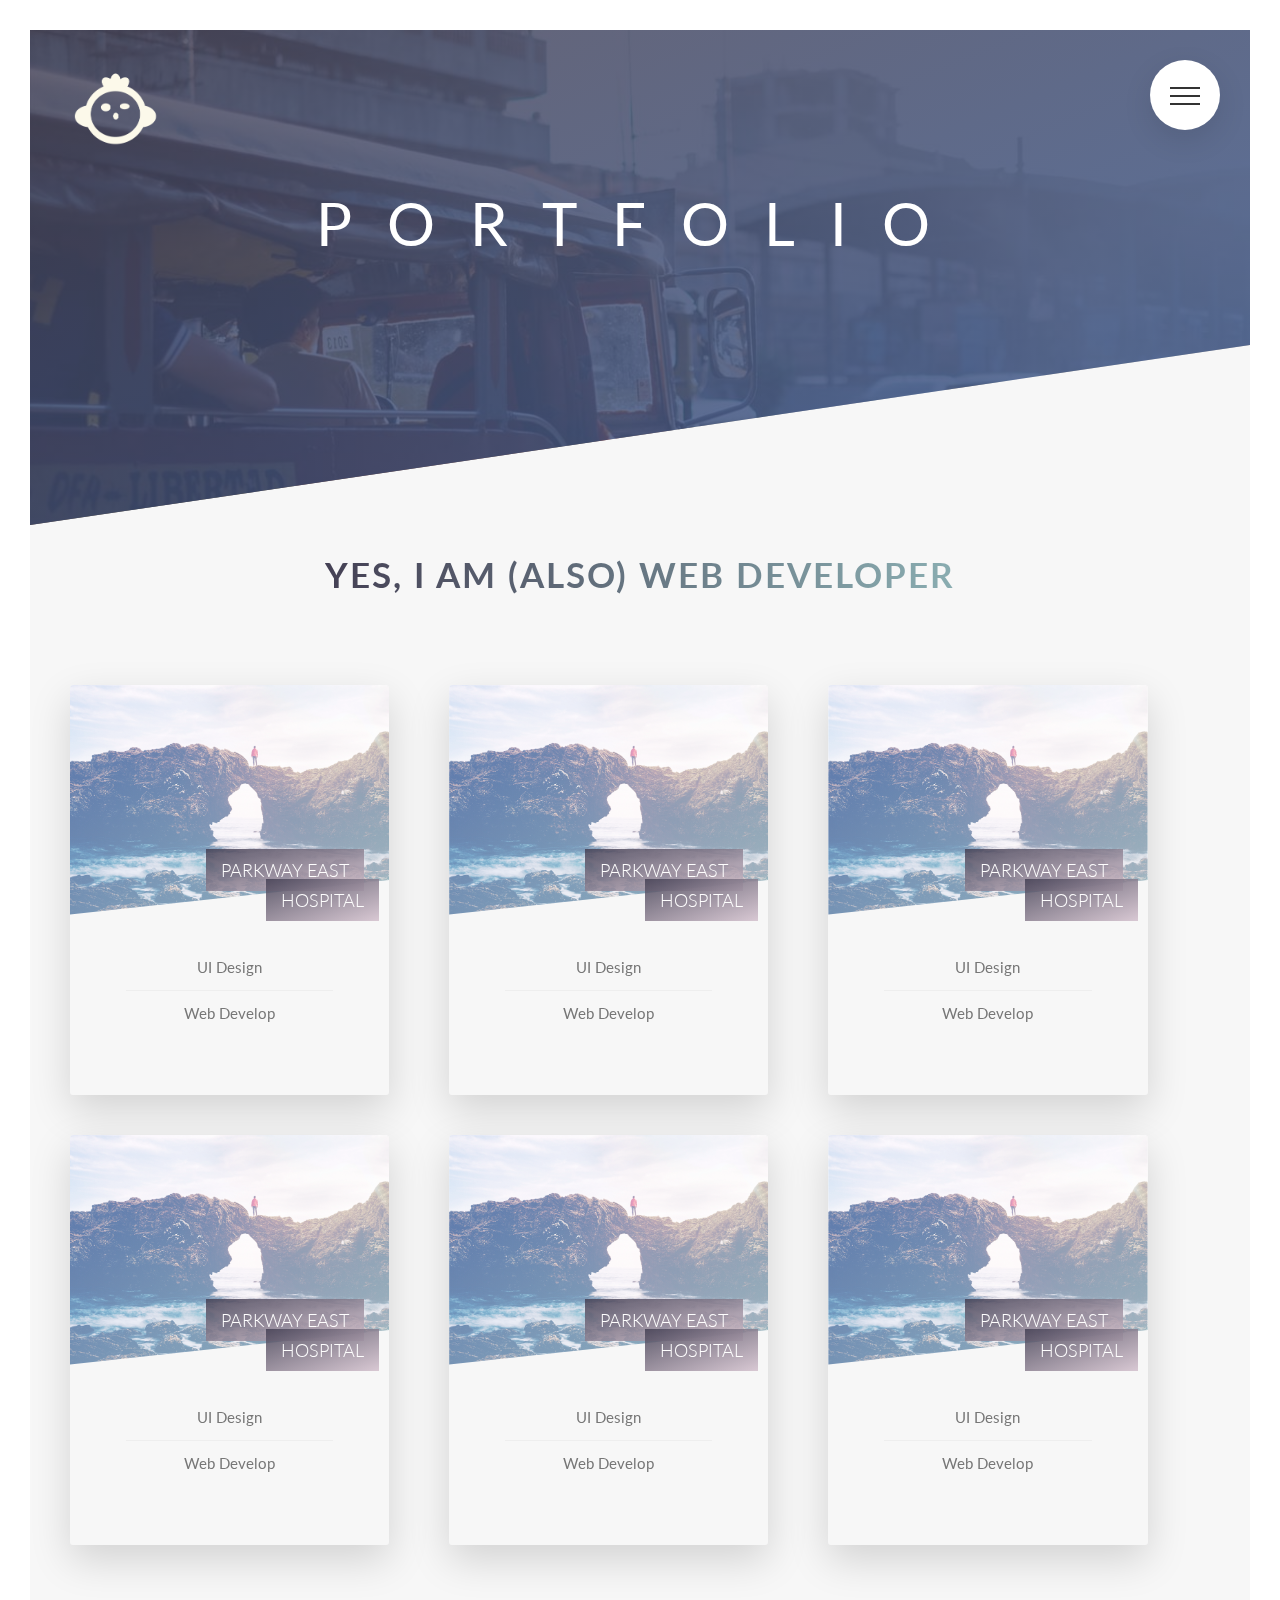
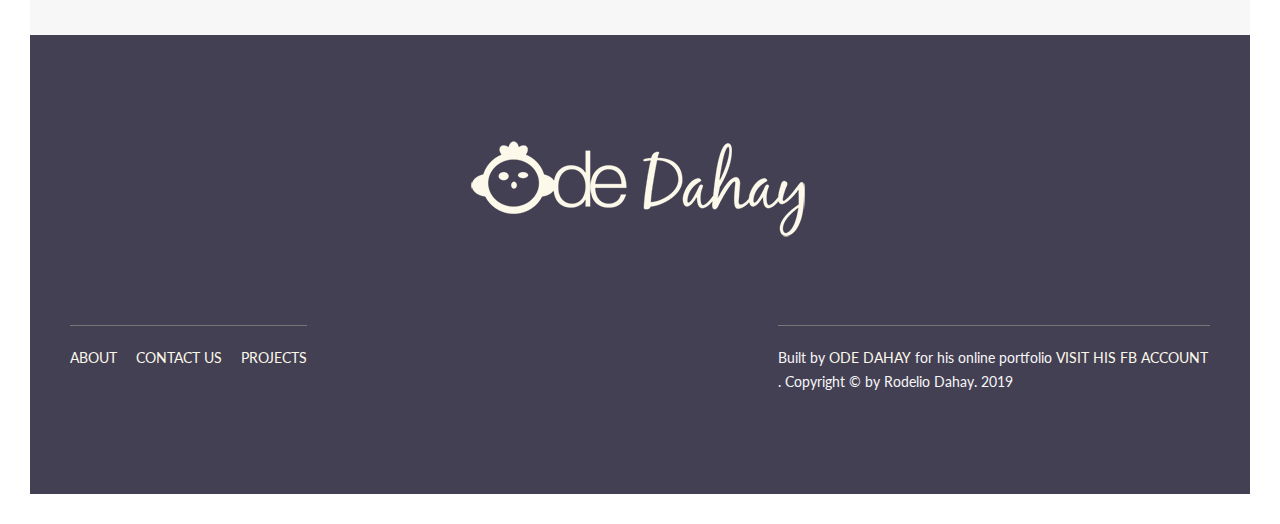
<file: gallery-web.html>
<!DOCTYPE html>
<html lang="en">
    <head>
        <meta charset="UTF-8">
        <meta name="viewport" content="width=device-width, initial-scale=1.0">
        <meta http-equiv="X-UA-Compatible" content="ie=edge">

        <link href="https://fonts.googleapis.com/css?family=Lato:100,300,400,700,900" rel="stylesheet">

        <link rel="stylesheet" href="css/icon-font.css">
        <link rel="stylesheet" href="css/style.comp.css">
        <!-- <link rel="stylesheet" href="css/style.css"> -->
        <link rel="shortcut icon" type="image/png" href="img/favicon.png">
        
        <title>Ode Dahay | My Personal Website</title>
    </head>

    <body>
        <div class="navigation">
            <input type="checkbox" class="navigation__checkbox" id="navi-toggle">

            <label for="navi-toggle" class="navigation__button">
                <span class="navigation__icon">&nbsp;</span>
            </label>

            <div class="navigation__background">&nbsp;</div>

            <nav class="navigation__nav">
                <ul class="navigation__list">
                    <li class="navigation__item"><a href="index.html" class="navigation__link"><span>01</span>Home</a></li>
                    <li class="navigation__item"><a href="about.html" class="navigation__link"><span>02</span>About Me</a></li>
                    <li class="navigation__item"><a href="gallery.html" class="navigation__link"><span>03</span>Gallery</a></li>
                    <li class="navigation__item"><a href="contact.html" class="navigation__link"><span>04</span>Contact</a></li>
                </ul>
            </nav>
        </div>

        <header class="header-inner">
            <div class="header__logo-box">
                <a href="index.html">
                    <img src="img/logo-white.png" alt="Logo" class="header__logo">
                </a>
            </div>

            <div class="header__text-box">
                <h1 class="heading-primary-inner">
                    <span class="heading-primary--main-inner">Portfolio</span>
                    <!-- <span class="heading-primary--sub">I like to keep it simple</span> -->
                </h1>
            </div>
        </header>

        <main>
            <section class="section-page-inner ">
                <div class="u-center-text u-margin-bottom-big">
                    <h2 class="heading-secondary">
                        YES, I AM (Also) Web Developer
                    </h2>
                </div>

                <div class="row">

                    <div class="col-1-of-3-inner ">
                        <a href="#" class="gallery-inner">
                            <div class="card_inner">
                                <div class="card__side_inner">
                                    <div class="card__picture card__picture--1">
                                        &nbsp;
                                    </div>
                                    <h4 class="card__heading_inner">
                                        <span class="card__heading-span card__heading-span--1">Parkway East Hospital</span>
                                    </h4>
                                    <div class="card__details">
                                        <ul>
                                            <li>UI Design</li>
                                            <li>Web Develop</li>
                                        </ul>
                                    </div>
                                </div>
                            </div>
                        </a>
                    </div>
                    <div class="col-1-of-3-inner ">
                            <a href="#" class="gallery-inner">
                                <div class="card_inner">
                                    <div class="card__side_inner">
                                        <div class="card__picture card__picture--1">
                                            &nbsp;
                                        </div>
                                        <h4 class="card__heading_inner">
                                            <span class="card__heading-span card__heading-span--1">Parkway East Hospital</span>
                                        </h4>
                                        <div class="card__details">
                                            <ul>
                                                <li>UI Design</li>
                                                <li>Web Develop</li>
                                            </ul>
                                        </div>
                                    </div>
                                </div>
                            </a>
                    </div>
                    <div class="col-1-of-3-inner ">
                            <a href="#" class="gallery-inner">
                                <div class="card_inner">
                                    <div class="card__side_inner">
                                        <div class="card__picture card__picture--1">
                                            &nbsp;
                                        </div>
                                        <h4 class="card__heading_inner">
                                            <span class="card__heading-span card__heading-span--1">Parkway East Hospital</span>
                                        </h4>
                                        <div class="card__details">
                                            <ul>
                                                <li>UI Design</li>
                                                <li>Web Develop</li>
                                            </ul>
                                        </div>
                                    </div>
                                </div>
                            </a>
                    </div>
                    <div class="col-1-of-3-inner ">
                            <a href="#" class="gallery-inner">
                                <div class="card_inner">
                                    <div class="card__side_inner">
                                        <div class="card__picture card__picture--1">
                                            &nbsp;
                                        </div>
                                        <h4 class="card__heading_inner">
                                            <span class="card__heading-span card__heading-span--1">Parkway East Hospital</span>
                                        </h4>
                                        <div class="card__details">
                                            <ul>
                                                <li>UI Design</li>
                                                <li>Web Develop</li>
                                            </ul>
                                        </div>
                                    </div>
                                </div>
                            </a>
                        </div>
                        <div class="col-1-of-3-inner ">
                                <a href="#" class="gallery-inner">
                                    <div class="card_inner">
                                        <div class="card__side_inner">
                                            <div class="card__picture card__picture--1">
                                                &nbsp;
                                            </div>
                                            <h4 class="card__heading_inner">
                                                <span class="card__heading-span card__heading-span--1">Parkway East Hospital</span>
                                            </h4>
                                            <div class="card__details">
                                                <ul>
                                                    <li>UI Design</li>
                                                    <li>Web Develop</li>
                                                </ul>
                                            </div>
                                        </div>
                                    </div>
                                </a>
                            </div>
                            <div class="col-1-of-3-inner ">
                                    <a href="#" class="gallery-inner">
                                        <div class="card_inner">
                                            <div class="card__side_inner">
                                                <div class="card__picture card__picture--1">
                                                    &nbsp;
                                                </div>
                                                <h4 class="card__heading_inner">
                                                    <span class="card__heading-span card__heading-span--1">Parkway East Hospital</span>
                                                </h4>
                                                <div class="card__details">
                                                    <ul>
                                                        <li>UI Design</li>
                                                        <li>Web Develop</li>
                                                    </ul>
                                                </div>
                                            </div>
                                        </div>
                                    </a>
                            </div>
                </div>
            </section>

        </main>

        <footer class="footer">
            <div class="footer__logo-box">

                <picture class="footer__logo">
                    <source srcset="img/logo-green-small-1x.png 1x, img/logo-green-small-2x.png 2x"
                            media="(max-width: 37.5em)">
                    <img srcset="img/logo-green-1x.png 1x, img/logo-green-2x.png 2x" alt="Full logo" src="img/logo-green-2x.png">
                </picture>


                
            </div>
            <div class="row">
                <div class="col-1-of-2">
                    <div class="footer__navigation">
                        <ul class="footer__list">
                            <li class="footer__item"><a href="#" class="footer__link">About</a></li>
                            <li class="footer__item"><a href="#" class="footer__link">Contact us</a></li>
                            <li class="footer__item"><a href="#" class="footer__link">Projects</a></li>
                            <!-- <li class="footer__item"><a href="#" class="footer__link">Privacy policy</a></li>
                            <li class="footer__item"><a href="#" class="footer__link">Terms</a></li> -->
                        </ul>
                    </div>
                </div>
                <div class="col-1-of-2">
                    <p class="footer__copyright">
                        Built by <a href="#" class="footer__link">Ode Dahay</a> for his online portfolio <a href="#" class="footer__link">Visit his FB account</a>.
                        Copyright &copy; by Rodelio Dahay. 2019
                    </p>
                </div>
            </div>
        </footer>

       

    </body>
</html>
</file>
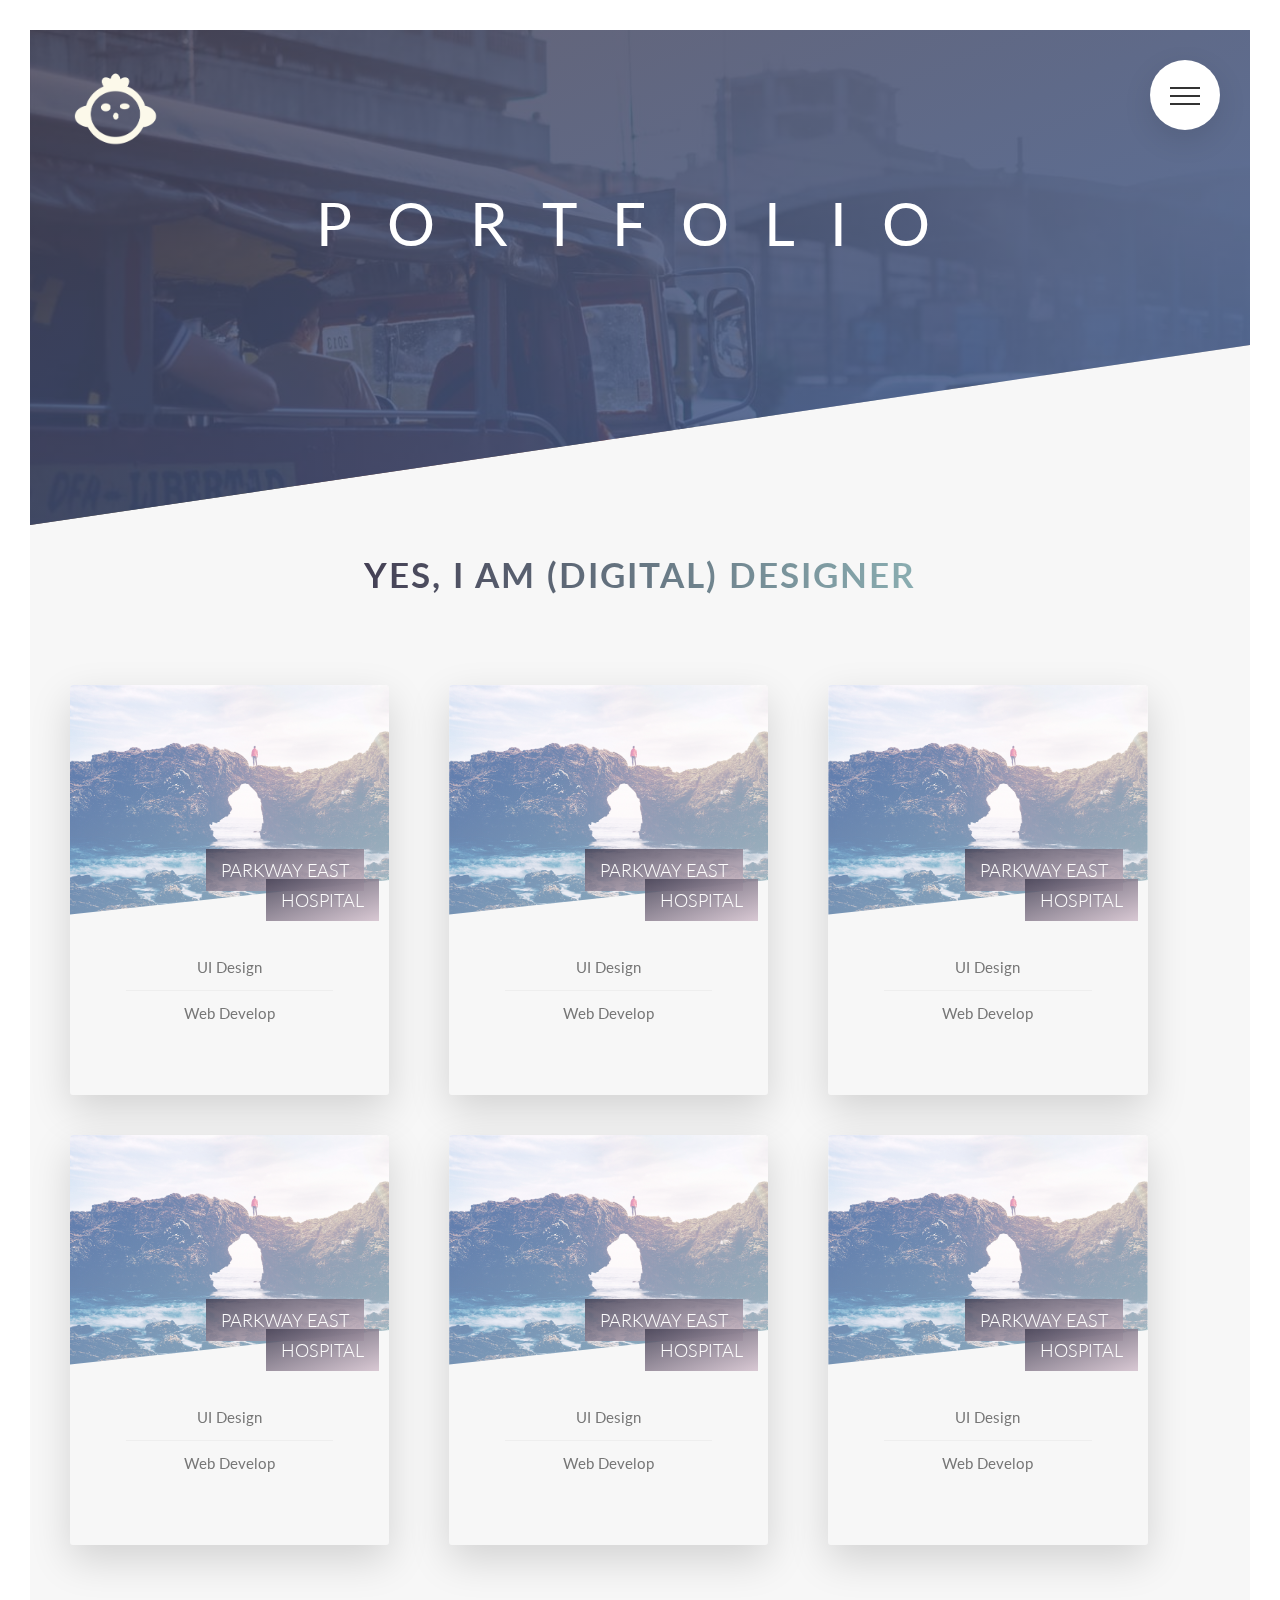
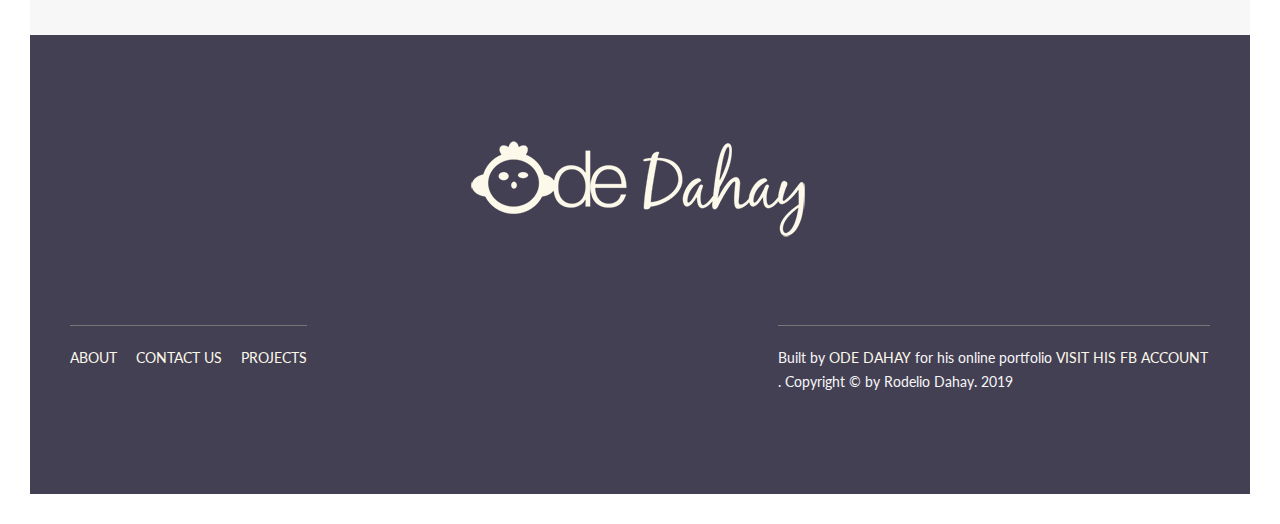
<file: gallery.html>
<!DOCTYPE html>
<html lang="en">
    <head>
        <meta charset="UTF-8">
        <meta name="viewport" content="width=device-width, initial-scale=1.0">
        <meta http-equiv="X-UA-Compatible" content="ie=edge">

        <link href="https://fonts.googleapis.com/css?family=Lato:100,300,400,700,900" rel="stylesheet">

        <link rel="stylesheet" href="css/icon-font.css">
        <link rel="stylesheet" href="css/style.comp.css">
        <!-- <link rel="stylesheet" href="css/style.css"> -->
        <link rel="shortcut icon" type="image/png" href="img/favicon.png">
        
        <title>Ode Dahay | My Personal Website</title>
    </head>

    <body>
        <div class="navigation">
            <input type="checkbox" class="navigation__checkbox" id="navi-toggle">

            <label for="navi-toggle" class="navigation__button">
                <span class="navigation__icon">&nbsp;</span>
            </label>

            <div class="navigation__background">&nbsp;</div>

            <nav class="navigation__nav">
                <ul class="navigation__list">
                    <li class="navigation__item"><a href="index.html" class="navigation__link"><span>01</span>Home</a></li>
                    <li class="navigation__item"><a href="about.html" class="navigation__link"><span>02</span>About Me</a></li>
                    <li class="navigation__item"><a href="about.html" class="navigation__link"><span>02</span>My Works</a></li>
                    <li class="navigation__item"><a href="gallery.html" class="navigation__link"><span>03</span>Gallery</a></li>
                    <li class="navigation__item"><a href="contact.html" class="navigation__link"><span>04</span>Contact</a></li>
                </ul>
            </nav>
        </div>

        <header class="header-inner">
            <div class="header__logo-box">
                <a href="index.html">
                    <img src="img/logo-white.png" alt="Logo" class="header__logo">
                </a>
            </div>

            <div class="header__text-box">
                <h1 class="heading-primary-inner">
                    <span class="heading-primary--main-inner">Portfolio</span>
                    <!-- <span class="heading-primary--sub">I like to keep it simple</span> -->
                </h1>
            </div>
        </header>

        <main>
            <section class="section-page-inner ">
                <div class="u-center-text u-margin-bottom-big">
                    <h2 class="heading-secondary">
                        YES, I AM (DIGITAL) DESIGNER
                    </h2>
                </div>

                <div class="row">

                    <div class="col-1-of-3-inner ">
                        <a href="#" class="gallery-inner">
                            <div class="card_inner">
                                <div class="card__side_inner">
                                    <div class="card__picture card__picture--1">
                                        &nbsp;
                                    </div>
                                    <h4 class="card__heading_inner">
                                        <span class="card__heading-span card__heading-span--1">Parkway East Hospital</span>
                                    </h4>
                                    <div class="card__details">
                                        <ul>
                                            <li>UI Design</li>
                                            <li>Web Develop</li>
                                        </ul>
                                    </div>
                                </div>
                            </div>
                        </a>
                    </div>
                    <div class="col-1-of-3-inner ">
                            <a href="#" class="gallery-inner">
                                <div class="card_inner">
                                    <div class="card__side_inner">
                                        <div class="card__picture card__picture--1">
                                            &nbsp;
                                        </div>
                                        <h4 class="card__heading_inner">
                                            <span class="card__heading-span card__heading-span--1">Parkway East Hospital</span>
                                        </h4>
                                        <div class="card__details">
                                            <ul>
                                                <li>UI Design</li>
                                                <li>Web Develop</li>
                                            </ul>
                                        </div>
                                    </div>
                                </div>
                            </a>
                    </div>
                    <div class="col-1-of-3-inner ">
                            <a href="#" class="gallery-inner">
                                <div class="card_inner">
                                    <div class="card__side_inner">
                                        <div class="card__picture card__picture--1">
                                            &nbsp;
                                        </div>
                                        <h4 class="card__heading_inner">
                                            <span class="card__heading-span card__heading-span--1">Parkway East Hospital</span>
                                        </h4>
                                        <div class="card__details">
                                            <ul>
                                                <li>UI Design</li>
                                                <li>Web Develop</li>
                                            </ul>
                                        </div>
                                    </div>
                                </div>
                            </a>
                    </div>
                    <div class="col-1-of-3-inner ">
                            <a href="#" class="gallery-inner">
                                <div class="card_inner">
                                    <div class="card__side_inner">
                                        <div class="card__picture card__picture--1">
                                            &nbsp;
                                        </div>
                                        <h4 class="card__heading_inner">
                                            <span class="card__heading-span card__heading-span--1">Parkway East Hospital</span>
                                        </h4>
                                        <div class="card__details">
                                            <ul>
                                                <li>UI Design</li>
                                                <li>Web Develop</li>
                                            </ul>
                                        </div>
                                    </div>
                                </div>
                            </a>
                        </div>
                        <div class="col-1-of-3-inner ">
                                <a href="#" class="gallery-inner">
                                    <div class="card_inner">
                                        <div class="card__side_inner">
                                            <div class="card__picture card__picture--1">
                                                &nbsp;
                                            </div>
                                            <h4 class="card__heading_inner">
                                                <span class="card__heading-span card__heading-span--1">Parkway East Hospital</span>
                                            </h4>
                                            <div class="card__details">
                                                <ul>
                                                    <li>UI Design</li>
                                                    <li>Web Develop</li>
                                                </ul>
                                            </div>
                                        </div>
                                    </div>
                                </a>
                            </div>
                            <div class="col-1-of-3-inner ">
                                    <a href="#" class="gallery-inner">
                                        <div class="card_inner">
                                            <div class="card__side_inner">
                                                <div class="card__picture card__picture--1">
                                                    &nbsp;
                                                </div>
                                                <h4 class="card__heading_inner">
                                                    <span class="card__heading-span card__heading-span--1">Parkway East Hospital</span>
                                                </h4>
                                                <div class="card__details">
                                                    <ul>
                                                        <li>UI Design</li>
                                                        <li>Web Develop</li>
                                                    </ul>
                                                </div>
                                            </div>
                                        </div>
                                    </a>
                            </div>
                </div>
            </section>

        </main>

        <footer class="footer">
            <div class="footer__logo-box">

                <picture class="footer__logo">
                    <source srcset="img/logo-green-small-1x.png 1x, img/logo-green-small-2x.png 2x"
                            media="(max-width: 37.5em)">
                    <img srcset="img/logo-green-1x.png 1x, img/logo-green-2x.png 2x" alt="Full logo" src="img/logo-green-2x.png">
                </picture>


                
            </div>
            <div class="row">
                <div class="col-1-of-2">
                    <div class="footer__navigation">
                        <ul class="footer__list">
                            <li class="footer__item"><a href="#" class="footer__link">About</a></li>
                            <li class="footer__item"><a href="#" class="footer__link">Contact us</a></li>
                            <li class="footer__item"><a href="#" class="footer__link">Projects</a></li>
                            <!-- <li class="footer__item"><a href="#" class="footer__link">Privacy policy</a></li>
                            <li class="footer__item"><a href="#" class="footer__link">Terms</a></li> -->
                        </ul>
                    </div>
                </div>
                <div class="col-1-of-2">
                    <p class="footer__copyright">
                        Built by <a href="#" class="footer__link">Ode Dahay</a> for his online portfolio <a href="#" class="footer__link">Visit his FB account</a>.
                        Copyright &copy; by Rodelio Dahay. 2019
                    </p>
                </div>
            </div>
        </footer>

        <div class="popup" id="popup">
            <div class="popup__content">
                <div class="popup__left">
                    <img src="img/nat-8.jpg" alt="Tour photo" class="popup__img">
                    <img src="img/nat-9.jpg" alt="Tour photo" class="popup__img">
                </div>
                <div class="popup__right">
                    <a href="#section-tours" class="popup__close">&times;</a>
                    <h2 class="heading-secondary u-margin-bottom-small">Start booking now</h2>
                    <h3 class="heading-tertiary u-margin-bottom-small">Important &ndash; Please read these terms before booking</h3>
                    <p class="popup__text">
                        Lorem ipsum dolor sit amet, consectetur adipiscing elit, sed do eiusmod tempor incididunt ut labore et dolore magna aliqua.
                        Sed sed risus pretium quam. Aliquam sem et tortor consequat id. Volutpat odio facilisis mauris sit
                        amet massa vitae. Mi bibendum neque egestas congue. Placerat orci nulla pellentesque dignissim enim
                        sit. Vitae semper quis lectus nulla at volutpat diam ut venenatis. Malesuada pellentesque elit eget
                        gravida cum sociis natoque penatibus et. Proin fermentum leo vel orci porta non pulvinar neque laoreet.
                        Gravida neque convallis a cras semper. Molestie at elementum eu facilisis sed odio morbi quis. Faucibus
                        vitae aliquet nec ullamcorper sit amet risus nullam eget. Nam libero justo laoreet sit. Amet massa
                        vitae tortor condimentum lacinia quis vel eros donec. Sit amet facilisis magna etiam. Imperdiet sed
                        euismod nisi porta.
                    </p>
                    <a href="#" class="btn btn--green">Book now</a>
                </div>
            </div>
        </div>

        <!--
        <section class="grid-test">
            <div class="row">
                <div class="col-1-of-2">
                    Col 1 of 2
                </div>
                <div class="col-1-of-2">
                    Col 1 of 2
                </div>
            </div>

            <div class="row">
                <div class="col-1-of-3">
                    Col 1 of 3
                </div>
                <div class="col-1-of-3">
                    Col 1 of 3
                </div>
                <div class="col-1-of-3">
                    Col 1 of 3
                </div>
            </div>

            <div class="row">
                <div class="col-1-of-3">
                    Col 1 of 3
                </div>
                <div class="col-2-of-3">
                    Col 2 of 3
                </div>
            </div>

            <div class="row">
                <div class="col-1-of-4">
                    Col 1 of 4
                </div>
                <div class="col-1-of-4">
                    Col 1 of 4
                </div>
                <div class="col-1-of-4">
                    Col 1 of 4
                </div>
                <div class="col-1-of-4">
                    Col 1 of 4
                </div>
            </div>

            <div class="row">
                <div class="col-1-of-4">
                    Col 1 of 4
                </div>
                <div class="col-1-of-4">
                    Col 1 of 4
                </div>
                <div class="col-2-of-4">
                    Col 2 of 4
                </div>
            </div>

            <div class="row">
                <div class="col-1-of-4">
                    Col 1 of 4
                </div>
                <div class="col-3-of-4">
                    Col 3 of 4
                </div>
            </div>
        </section>
        -->

    </body>
</html>
</file>
<file: css/icon-font.css>
@charset "UTF-8";

@font-face {
  font-family: "linea-basic-10";
  src:url("fonts/linea-basic-10.eot");
  src:url("fonts/linea-basic-10.eot?#iefix") format("embedded-opentype"),
    url("fonts/linea-basic-10.woff") format("woff"),
    url("fonts/linea-basic-10.ttf") format("truetype"),
    url("fonts/linea-basic-10.svg#linea-basic-10") format("svg");
  font-weight: normal;
  font-style: normal;

}

[data-icon]:before {
  font-family: "linea-basic-10" !important;
  content: attr(data-icon);
  font-style: normal !important;
  font-weight: normal !important;
  font-variant: normal !important;
  text-transform: none !important;
  speak: none;
  line-height: 1;
  -webkit-font-smoothing: antialiased;
  -moz-osx-font-smoothing: grayscale;
}

[class^="icon-"]:before,
[class*=" icon-"]:before {
  font-family: "linea-basic-10" !important;
  font-style: normal !important;
  font-weight: normal !important;
  font-variant: normal !important;
  text-transform: none !important;
  speak: none;
  line-height: 1;
  -webkit-font-smoothing: antialiased;
  -moz-osx-font-smoothing: grayscale;
}

.icon-basic-accelerator:before {
  content: "a";
}
.icon-basic-alarm:before {
  content: "b";
}
.icon-basic-anchor:before {
  content: "c";
}
.icon-basic-anticlockwise:before {
  content: "d";
}
.icon-basic-archive:before {
  content: "e";
}
.icon-basic-archive-full:before {
  content: "f";
}
.icon-basic-ban:before {
  content: "g";
}
.icon-basic-battery-charge:before {
  content: "h";
}
.icon-basic-battery-empty:before {
  content: "i";
}
.icon-basic-battery-full:before {
  content: "j";
}
.icon-basic-battery-half:before {
  content: "k";
}
.icon-basic-bolt:before {
  content: "l";
}
.icon-basic-book:before {
  content: "m";
}
.icon-basic-book-pen:before {
  content: "n";
}
.icon-basic-book-pencil:before {
  content: "o";
}
.icon-basic-bookmark:before {
  content: "p";
}
.icon-basic-calculator:before {
  content: "q";
}
.icon-basic-calendar:before {
  content: "r";
}
.icon-basic-cards-diamonds:before {
  content: "s";
}
.icon-basic-cards-hearts:before {
  content: "t";
}
.icon-basic-case:before {
  content: "u";
}
.icon-basic-chronometer:before {
  content: "v";
}
.icon-basic-clessidre:before {
  content: "w";
}
.icon-basic-clock:before {
  content: "x";
}
.icon-basic-clockwise:before {
  content: "y";
}
.icon-basic-cloud:before {
  content: "z";
}
.icon-basic-clubs:before {
  content: "A";
}
.icon-basic-compass:before {
  content: "B";
}
.icon-basic-cup:before {
  content: "C";
}
.icon-basic-diamonds:before {
  content: "D";
}
.icon-basic-display:before {
  content: "E";
}
.icon-basic-download:before {
  content: "F";
}
.icon-basic-exclamation:before {
  content: "G";
}
.icon-basic-eye:before {
  content: "H";
}
.icon-basic-eye-closed:before {
  content: "I";
}
.icon-basic-female:before {
  content: "J";
}
.icon-basic-flag1:before {
  content: "K";
}
.icon-basic-flag2:before {
  content: "L";
}
.icon-basic-floppydisk:before {
  content: "M";
}
.icon-basic-folder:before {
  content: "N";
}
.icon-basic-folder-multiple:before {
  content: "O";
}
.icon-basic-gear:before {
  content: "P";
}
.icon-basic-geolocalize-01:before {
  content: "Q";
}
.icon-basic-geolocalize-05:before {
  content: "R";
}
.icon-basic-globe:before {
  content: "S";
}
.icon-basic-gunsight:before {
  content: "T";
}
.icon-basic-hammer:before {
  content: "U";
}
.icon-basic-headset:before {
  content: "V";
}
.icon-basic-heart:before {
  content: "W";
}
.icon-basic-heart-broken:before {
  content: "X";
}
.icon-basic-helm:before {
  content: "Y";
}
.icon-basic-home:before {
  content: "Z";
}
.icon-basic-info:before {
  content: "0";
}
.icon-basic-ipod:before {
  content: "1";
}
.icon-basic-joypad:before {
  content: "2";
}
.icon-basic-key:before {
  content: "3";
}
.icon-basic-keyboard:before {
  content: "4";
}
.icon-basic-laptop:before {
  content: "5";
}
.icon-basic-life-buoy:before {
  content: "6";
}
.icon-basic-lightbulb:before {
  content: "7";
}
.icon-basic-link:before {
  content: "8";
}
.icon-basic-lock:before {
  content: "9";
}
.icon-basic-lock-open:before {
  content: "!";
}
.icon-basic-magic-mouse:before {
  content: "\"";
}
.icon-basic-magnifier:before {
  content: "#";
}
.icon-basic-magnifier-minus:before {
  content: "$";
}
.icon-basic-magnifier-plus:before {
  content: "%";
}
.icon-basic-mail:before {
  content: "&";
}
.icon-basic-mail-multiple:before {
  content: "'";
}
.icon-basic-mail-open:before {
  content: "(";
}
.icon-basic-mail-open-text:before {
  content: ")";
}
.icon-basic-male:before {
  content: "*";
}
.icon-basic-map:before {
  content: "+";
}
.icon-basic-message:before {
  content: ",";
}
.icon-basic-message-multiple:before {
  content: "-";
}
.icon-basic-message-txt:before {
  content: ".";
}
.icon-basic-mixer2:before {
  content: "/";
}
.icon-basic-mouse:before {
  content: ":";
}
.icon-basic-notebook:before {
  content: ";";
}
.icon-basic-notebook-pen:before {
  content: "<";
}
.icon-basic-notebook-pencil:before {
  content: "=";
}
.icon-basic-paperplane:before {
  content: ">";
}
.icon-basic-pencil-ruler:before {
  content: "?";
}
.icon-basic-pencil-ruler-pen:before {
  content: "@";
}
.icon-basic-photo:before {
  content: "[";
}
.icon-basic-picture:before {
  content: "]";
}
.icon-basic-picture-multiple:before {
  content: "^";
}
.icon-basic-pin1:before {
  content: "_";
}
.icon-basic-pin2:before {
  content: "`";
}
.icon-basic-postcard:before {
  content: "{";
}
.icon-basic-postcard-multiple:before {
  content: "|";
}
.icon-basic-printer:before {
  content: "}";
}
.icon-basic-question:before {
  content: "~";
}
.icon-basic-rss:before {
  content: "\\";
}
.icon-basic-server:before {
  content: "\e000";
}
.icon-basic-server2:before {
  content: "\e001";
}
.icon-basic-server-cloud:before {
  content: "\e002";
}
.icon-basic-server-download:before {
  content: "\e003";
}
.icon-basic-server-upload:before {
  content: "\e004";
}
.icon-basic-settings:before {
  content: "\e005";
}
.icon-basic-share:before {
  content: "\e006";
}
.icon-basic-sheet:before {
  content: "\e007";
}
.icon-basic-sheet-multiple:before {
  content: "\e008";
}
.icon-basic-sheet-pen:before {
  content: "\e009";
}
.icon-basic-sheet-pencil:before {
  content: "\e00a";
}
.icon-basic-sheet-txt:before {
  content: "\e00b";
}
.icon-basic-signs:before {
  content: "\e00c";
}
.icon-basic-smartphone:before {
  content: "\e00d";
}
.icon-basic-spades:before {
  content: "\e00e";
}
.icon-basic-spread:before {
  content: "\e00f";
}
.icon-basic-spread-bookmark:before {
  content: "\e010";
}
.icon-basic-spread-text:before {
  content: "\e011";
}
.icon-basic-spread-text-bookmark:before {
  content: "\e012";
}
.icon-basic-star:before {
  content: "\e013";
}
.icon-basic-tablet:before {
  content: "\e014";
}
.icon-basic-target:before {
  content: "\e015";
}
.icon-basic-todo:before {
  content: "\e016";
}
.icon-basic-todo-pen:before {
  content: "\e017";
}
.icon-basic-todo-pencil:before {
  content: "\e018";
}
.icon-basic-todo-txt:before {
  content: "\e019";
}
.icon-basic-todolist-pen:before {
  content: "\e01a";
}
.icon-basic-todolist-pencil:before {
  content: "\e01b";
}
.icon-basic-trashcan:before {
  content: "\e01c";
}
.icon-basic-trashcan-full:before {
  content: "\e01d";
}
.icon-basic-trashcan-refresh:before {
  content: "\e01e";
}
.icon-basic-trashcan-remove:before {
  content: "\e01f";
}
.icon-basic-upload:before {
  content: "\e020";
}
.icon-basic-usb:before {
  content: "\e021";
}
.icon-basic-video:before {
  content: "\e022";
}
.icon-basic-watch:before {
  content: "\e023";
}
.icon-basic-webpage:before {
  content: "\e024";
}
.icon-basic-webpage-img-txt:before {
  content: "\e025";
}
.icon-basic-webpage-multiple:before {
  content: "\e026";
}
.icon-basic-webpage-txt:before {
  content: "\e027";
}
.icon-basic-world:before {
  content: "\e028";
}
</file>
<file: css/style.comp.css>
/*
0 - 600px:      Phone
600 - 900px:    Tablet portrait
900 - 1200px:   Tablet landscape
[1200 - 1800] is where our normal styles apply
1800px + :      Big desktop

$breakpoint arguement choices:
- phone
- tab-port
- tab-land
- big-desktop

ORDER: Base + typography > general layout + grid > page layout > components

1em = 16px

#FCF9EA - light yellow
#444054 - Dark blue
#355691 - Dark blue with green
#8AADB1 - green
#D3C0CD - light pink

*/
@keyframes moveInLeft {
  0% {
    opacity: 0;
    transform: translateX(-10rem); }
  80% {
    transform: translateX(1rem); }
  100% {
    opacity: 1;
    transform: translate(0); } }

@keyframes moveInRight {
  0% {
    opacity: 0;
    transform: translateX(10rem); }
  80% {
    transform: translateX(-1rem); }
  100% {
    opacity: 1;
    transform: translate(0); } }

@keyframes moveInBottom {
  0% {
    opacity: 0;
    transform: translateY(3rem); }
  100% {
    opacity: 1;
    transform: translate(0); } }

*,
*::after,
*::before {
  margin: 0;
  padding: 0;
  box-sizing: inherit; }

html {
  font-size: 62.5%; }
  @media only screen and (max-width: 75em) {
    html {
      font-size: 56.25%; } }
  @media only screen and (max-width: 56.25em) {
    html {
      font-size: 50%; } }
  @media only screen and (min-width: 112.5em) {
    html {
      font-size: 75%; } }

body {
  box-sizing: border-box;
  padding: 3rem; }
  @media only screen and (max-width: 56.25em) {
    body {
      padding: 0; } }

::selection {
  background-color: #55c57a;
  color: #fff; }

body {
  font-family: "Lato", sans-serif;
  font-weight: 400;
  /*font-size: 16px;*/
  line-height: 1.7;
  color: #777; }

.heading-primary {
  color: #fff;
  text-transform: uppercase;
  backface-visibility: hidden;
  margin-bottom: 6rem; 
}
.heading-primary-inner {
  color: #fff;
  text-transform: uppercase;
  backface-visibility: hidden;
  margin-bottom: 1rem; 
}
  .heading-primary--main {
    display: block;
    font-size: 6rem;
    font-weight: 400;
    letter-spacing: 3.5rem;
    animation-name: moveInLeft;
    animation-duration: 1s;
    animation-timing-function: ease-out;
    /*
        animation-delay: 3s;
        animation-iteration-count: 3;
        */ }
    
        .heading-primary--main-inner {
          display: block;
          font-size: 6rem;
          font-weight: 400;
          letter-spacing: 3.5rem;
          animation-name: moveInLeft;
          animation-duration: 1s;
          animation-timing-function: ease-out;
          /*
              animation-delay: 3s;
              animation-iteration-count: 3;
              */ }
          
    @media only screen and (max-width: 37.5em) {
      .heading-primary--main {
        letter-spacing: 1rem;
        font-family: 5rem; 
      } 
      .heading-primary--main-inner {
        line-height: 6rem;
        font-size: 5rem;
        padding: 12rem 5rem 0 5rem;
      }
      .heading-primary--main-inner {
        letter-spacing: 1.5rem;
 
      }
      
    }
  .heading-primary--sub {
    display: block;
    font-size: 2rem;
    font-weight: 700;
    letter-spacing: 1.75rem;
    animation: moveInRight 1s ease-out; }
    @media only screen and (max-width: 37.5em) {
      .heading-primary--sub {
        letter-spacing: .5rem; } }

.heading-secondary {
  font-size: 3.5rem;
  text-transform: uppercase;
  font-weight: 700;
  display: inline-block;
  background-image: linear-gradient(to right, #444054, #8AADB1);
  -webkit-background-clip: text;
  color: transparent;
  letter-spacing: .2rem;
  transition: all .2s; }
  @media only screen and (max-width: 56.25em) {
    .heading-secondary {
      font-size: 3rem; } 
    }
  @media only screen and (max-width: 37.5em) {
    .heading-secondary {
      font-size: 2.5rem; } }
  .heading-secondary:hover {
    transform: skewY(2deg) skewX(15deg) scale(1.1);
    text-shadow: 0.5rem 1rem 2rem rgba(0, 0, 0, 0.2); }

.heading-tertiary {
  font-size: 1.6rem;
  font-weight: 700;
  text-transform: uppercase; }

.paragraph {
  font-size: 1.6rem; }
  .paragraph:not(:last-child) {
    margin-bottom: 3rem; }

.u-center-text {
  text-align: center !important; }

.u-margin-bottom-small {
  margin-bottom: 1.5rem !important; }

.u-margin-bottom-medium {
  margin-bottom: 4rem !important; }
  @media only screen and (max-width: 56.25em) {
    .u-margin-bottom-medium {
      margin-bottom: 3rem !important; } }

.u-margin-bottom-big {
  margin-bottom: 8rem !important; }
  @media only screen and (max-width: 56.25em) {
    .u-margin-bottom-big {
      margin-bottom: 5rem !important; } }
.u-margin-top-small{
  margin-top: 4rem !important; }
.u-margin-top-big {
  margin-top: 8rem !important; }

.u-margin-top-huge {
  margin-top: 10rem !important; }

.bg-video {
  position: absolute;
  top: 0;
  left: 0;
  height: 100%;
  width: 100%;
  z-index: -1;
  opacity: .15;
  overflow: hidden; }
  .bg-video__content {
    height: 100%;
    width: 100%;
    object-fit: cover; }

.btn, .btn:link, .btn:visited {
  text-transform: uppercase;
  text-decoration: none;
  padding: 1.5rem 4rem;
  display: inline-block;
  border-radius: 10rem;
  transition: all .2s;
  position: relative;
  font-size: 1.6rem;
  border: none;
  cursor: pointer; }

.btn:hover {
  transform: translateY(-3px);
  box-shadow: 0 1rem 2rem rgba(0, 0, 0, 0.2); }
  .btn:hover::after {
    transform: scaleX(1.4) scaleY(1.6);
    opacity: 0; }

.btn:active, .btn:focus {
  outline: none;
  transform: translateY(-1px);
  box-shadow: 0 0.5rem 1rem rgba(0, 0, 0, 0.2); }

.btn--white {
  background-color: #fff;
  color: #777; }
  .btn--white::after {
    background-color: #fff; }

.btn--green {
  background-color: #8AADB1;
  color: #FCF9EA; }
  .btn--green::after {
    background-color: #8AADB1; }

.btn::after {
  content: "";
  display: inline-block;
  height: 100%;
  width: 100%;
  border-radius: 10rem;
  position: absolute;
  top: 0;
  left: 0;
  z-index: -1;
  transition: all .4s; }

.btn--animated {
  animation: moveInBottom .5s ease-out .75s;
  animation-fill-mode: backwards; }

.btn-text:link, .btn-text:visited {
  font-size: 1.6rem;
  color: #355691;
  display: inline-block;
  text-decoration: none;
  border-bottom: 1px solid #8AADB1;
  padding: 3px 8px;
  transition: all .2s; }

.btn-text:hover {
  background-color: #8AADB1;
  color: #FCF9EA;
  box-shadow: 0 1rem 2rem rgba(0, 0, 0, 0.15);
  transform: translateY(-2px); }

.btn-text:active {
  box-shadow: 0 0.5rem 1rem rgba(0, 0, 0, 0.15);
  transform: translateY(0); 
}

.card {
  perspective: 150rem;
  -moz-perspective: 150rem;
  position: relative;
  height: 52rem; 
}
.card_inner {
  perspective: 150rem;
  -moz-perspective: 150rem;
  position: relative;
  height: 45rem; 
  transition: transform .3s; 
}

.card_inner:hover {
  transform: translateY(-1.5rem) scale(1.03); }

 .col-1-of-3-inner a.gallery-inner{
    color:#777;
    
  }
  .col-1-of-3-inner a.gallery-inner:hover{
    color:#8AADB1;
  }
  .card__side {
    height: 52rem;
    transition: all .8s ease;
    position: absolute;
    top: 0;
    left: 0;
    width: 100%;
    -webkit-backface-visibility: hidden;
    backface-visibility: hidden;
    border-radius: 3px;
    overflow: hidden;
    box-shadow: 0 1.5rem 4rem rgba(0, 0, 0, 0.15); }
    .card__side_inner {
      height: 41rem;
      transition: all .8s ease;
      position: absolute;
      top: 0;
      left: 0;
      width: 100%;
      -webkit-backface-visibility: hidden;
      backface-visibility: hidden;
      border-radius: 3px;
      overflow: hidden;
      box-shadow: 0 1.5rem 4rem rgba(0, 0, 0, 0.15); }
    .card__side--front {
      background-color: #fff; }
    .card__side--back {
      transform: rotateY(180deg); }
      .card__side--back-1 {
        background-image: linear-gradient(to right bottom, #444054, #355691); }
      .card__side--back-2 {
        background-image: linear-gradient(to right bottom, #444054, #8AADB1); }
      .card__side--back-3 {
        background-image: linear-gradient(to right bottom, #444054, #D3C0CD); }
  .card:hover .card__side--front {
    transform: rotateY(-180deg); }
  .card:hover .card__side--back {
    transform: rotateY(0); }
  .card__picture {
    background-size: cover;
    height: 23rem;
    background-blend-mode: screen;
    -webkit-clip-path: polygon(0 0, 100% 0, 100% 85%, 0 100%);
    clip-path: polygon(0 0, 100% 0, 100% 85%, 0 100%);
    border-top-left-radius: 3px;
    border-top-right-radius: 3px; }
    .card__picture--1 {
      background-image: linear-gradient(to right bottom, #355691, #8AADB1), url(../img/nat-5.jpg); }
    .card__picture--2 {
      background-image: linear-gradient(to right bottom, #355691, #8AADB1), url(../img/nat-6.jpg); }
    .card__picture--3 {
      background-image: linear-gradient(to right bottom, #355691, #8AADB1), url(../img/nat-7.jpg); }
  .card__heading {
    font-size: 2.8rem;
    font-weight: 300;
    text-transform: uppercase;
    text-align: right;
    color: #fff;
    position: absolute;
    top: 12rem;
    right: 2rem;
    width: 75%; }

    .card__heading_inner {
      font-size: 1.8rem;
      font-weight: 300;
      text-transform: uppercase;
      text-align: right;
      color: #fff;
      position: absolute;
      top: 17rem;
      right: 1rem;
      width: 75%; }
  .card__heading-span {
    padding: 1rem 1.5rem;
    -webkit-box-decoration-break: clone;
    box-decoration-break: clone; }
    .card__heading-span--1 {
      background-image: linear-gradient(to right bottom, rgba(68, 64, 84, 0.85), rgba(211, 192, 205, 0.85)); }
    .card__heading-span--2 {
      background-image: linear-gradient(to right bottom, rgba(68, 64, 84, 0.85), rgba(211, 192, 205, 0.85)); }
    .card__heading-span--3 {
      background-image: linear-gradient(to right bottom, rgba(68, 64, 84, 0.85), rgba(211, 192, 205, 0.85)); }
  .card__details {
    padding: 3rem; }
    .card__details ul {
      list-style: none;
      width: 80%;
      margin: 0 auto; }
      .card__details ul li {
        text-align: center;
        font-size: 1.5rem;
        padding: 1rem; }
        .card__details ul li:not(:last-child) {
          border-bottom: 1px solid #eee; }
  .card__cta {
    position: absolute;
    top: 50%;
    left: 50%;
    transform: translate(-50%, -50%);
    width: 90%;
    text-align: center; }
  .card__price-box {
    text-align: center;
    color: #fff;
    margin-bottom: 8rem; }
  .card__price-only {
    font-size: 1.4rem;
    text-transform: uppercase; }
  .card__price-value {
    font-size: 6rem;
    font-weight: 100; }
  @media only screen and (max-width: 56.25em), only screen and (hover: none) {
    .card {
      height: auto;
      border-radius: 3px;
      background-color: #fff;
      box-shadow: 0 1.5rem 4rem rgba(0, 0, 0, 0.15); }
    .card_inner {
      height: auto;
      border-radius: 3px;
      background-color: #fff;
      box-shadow: 0 1.5rem 4rem rgba(0, 0, 0, 0.15); }
    
      .card__side {
        height: auto;
        position: relative;
        box-shadow: none; }
      .card__side_inner{
        height: auto;
        position: relative;
        box-shadow: none; 
      }  
        .card__side--back {
          transform: rotateY(0);
          clip-path: polygon(0 15%, 100% 0, 100% 100%, 0% 100%); }
      .card:hover .card__side--front {
        transform: rotateY(0); }
      .card__details {
        padding: 1rem 3rem; }
      .card__cta {
        position: relative;
        top: 0%;
        left: 0;
        transform: translate(0);
        width: 100%;
        padding: 7rem 4rem 4rem 4rem; }
      .card__price-box {
        margin-bottom: 3rem; }
      .card__price-value {
        font-size: 4rem; } 
      }

.composition {
  position: relative; }
  .composition__photo {
    width: 55%;
    box-shadow: 0 1.5rem 4rem rgba(0, 0, 0, 0.4);
    border-radius: 2px;
    position: absolute;
    z-index: 10;
    transition: all .2s;
    outline-offset: 2rem; }
    @media only screen and (max-width: 56.25em) {
      .composition__photo {
        float: left;
        position: relative;
        width: 33.33333333%;
        box-shadow: 0 1.5rem 3rem rgba(0, 0, 0, 0.2); } }
    .composition__photo--p1 {
      left: 0;
      top: -2rem; }
      @media only screen and (max-width: 56.25em) {
        .composition__photo--p1 {
          top: 0;
          transform: scale(1.2); } }
    .composition__photo--p2 {
      right: 0;
      top: 2rem; }
      @media only screen and (max-width: 56.25em) {
        .composition__photo--p2 {
          top: -1rem;
          transform: scale(1.3);
          z-index: 100; } }
    .composition__photo--p3 {
      left: 20%;
      top: 10rem; }
      @media only screen and (max-width: 56.25em) {
        .composition__photo--p3 {
          top: 1rem;
          left: 0;
          transform: scale(1.1); } }
    .composition__photo:hover {
      outline: 1.5rem solid #8AADB1;
      transform: scale(1.05) translateY(-0.5rem);
      box-shadow: 0 2.5rem 4rem rgba(0, 0, 0, 0.5);
      z-index: 20; }
  .composition:hover .composition__photo:not(:hover) {
    transform: scale(0.95); }

.feature-box {
  background-color: rgba(255, 255, 255, 0.8);
  font-size: 1.5rem;
  padding: 2.5rem;
  text-align: center;
  border-radius: 3px;
  box-shadow: 0 1.5rem 4rem rgba(0, 0, 0, 0.15);
  transition: transform .3s; }
  @media only screen and (max-width: 56.25em) {
    .feature-box {
      padding: 2rem; } }
  .feature-box__icon {
    font-size: 6rem;
    margin-bottom: .5rem;
    display: inline-block;
    background-image: linear-gradient(to right, #4d534c, #8AADB1);
    -webkit-background-clip: text;
    color: transparent; }
    @media only screen and (max-width: 56.25em) {
      .feature-box__icon {
        margin-bottom: 0; } }
  .feature-box:hover {
    transform: translateY(-1.5rem) scale(1.03); }

.form__group:not(:last-child) {
  margin-bottom: 2rem; }

.form__input {
  font-size: 1.5rem;
  font-family: inherit;
  color: #FCF9EA;
  padding: 1.5rem 2rem;
  border-radius: 2px;
  background-color: rgba(68, 64, 84, 0.5);
  border: none;
  border-bottom: 3px solid transparent;
  width: 90%;
  display: block;
  transition: all .3s; }
  @media only screen and (max-width: 56.25em) {
    .form__input {
      width: 100%; } }
  .form__input:focus {
    outline: none;
    box-shadow: 0 1rem 2rem rgba(0, 0, 0, 0.1);
    border-bottom: 3px solid #55c57a; }
  .form__input:focus:invalid {
    border-bottom: 3px solid #ff7730; }
  .form__input::-webkit-input-placeholder {
    color: #FCF9EA; }

.form__label {
  font-size: 1.2rem;
  font-weight: 700;
  margin-left: 2rem;
  margin-top: .7rem;
  display: block;
  transition: all .3s; }

.form__input:placeholder-shown + .form__label {
  opacity: 0;
  visibility: hidden;
  transform: translateY(-4rem); }

.form__radio-group {
  width: 49%;
  display: inline-block; }
  @media only screen and (max-width: 56.25em) {
    .form__radio-group {
      width: 100%;
      margin-bottom: 2rem; } }

.form__radio-input {
  display: none; }

.form__radio-label {
  font-size: 1.6rem;
  cursor: pointer;
  position: relative;
  padding-left: 4.5rem; }

.form__radio-button {
  height: 3rem;
  width: 3rem;
  border: 5px solid #55c57a;
  border-radius: 50%;
  display: inline-block;
  position: absolute;
  left: 0;
  top: -.4rem; }
  .form__radio-button::after {
    content: "";
    display: block;
    height: 1.3rem;
    width: 1.3rem;
    border-radius: 50%;
    position: absolute;
    top: 50%;
    left: 50%;
    transform: translate(-50%, -50%);
    background-color: #55c57a;
    opacity: 0;
    transition: opacity .2s; }

.form__radio-input:checked ~ .form__radio-label .form__radio-button::after {
  opacity: 1; }

.popup {
  height: 100vh;
  width: 100%;
  position: fixed;
  top: 0;
  left: 0;
  background-color: rgba(0, 0, 0, 0.8);
  z-index: 9999;
  opacity: 0;
  visibility: hidden;
  transition: all .3s; }
  @supports (-webkit-backdrop-filter: blur(10px)) or (backdrop-filter: blur(10px)) {
    .popup {
      -webkit-backdrop-filter: blur(10px);
      backdrop-filter: blur(10px);
      background-color: rgba(0, 0, 0, 0.3); } }
  .popup__content {
    position: absolute;
    top: 50%;
    left: 50%;
    transform: translate(-50%, -50%);
    width: 75%;
    background-color: #fff;
    box-shadow: 0 2rem 4rem rgba(0, 0, 0, 0.2);
    border-radius: 3px;
    display: table;
    overflow: hidden;
    opacity: 0;
    transform: translate(-50%, -50%) scale(0.25);
    transition: all .5s .2s; }
  .popup__left {
    width: 33.333333%;
    display: table-cell; }
  .popup__right {
    width: 66.6666667%;
    display: table-cell;
    vertical-align: middle;
    padding: 3rem 5rem; }
  .popup__img {
    display: block;
    width: 100%; }
  .popup__text {
    font-size: 1.4rem;
    margin-bottom: 4rem;
    -moz-column-count: 2;
    -moz-column-gap: 4rem;
    -moz-column-rule: 1px solid #eee;
    column-count: 2;
    column-gap: 4rem;
    column-rule: 1px solid #eee;
    -moz-hyphens: auto;
    -ms-hyphens: auto;
    -webkit-hyphens: auto;
    hyphens: auto; }
  .popup:target {
    opacity: 1;
    visibility: visible; }
  .popup:target .popup__content {
    opacity: 1;
    transform: translate(-50%, -50%) scale(1); }
  .popup__close:link, .popup__close:visited {
    color: #777;
    position: absolute;
    top: 2.5rem;
    right: 2.5rem;
    font-size: 3rem;
    text-decoration: none;
    display: inline-block;
    transition: all .2s;
    line-height: 1; }
  .popup__close:hover {
    color: #55c57a; }

.story {
  width: 75%;
  margin: 0 auto;
  box-shadow: 0 3rem 6rem rgba(0, 0, 0, 0.1);
  background-color: rgba(255, 255, 255, 0.6);
  border-radius: 3px;
  padding: 6rem;
  padding-left: 9rem;
  font-size: 1.6rem;
  transform: skewX(-12deg); }
  @media only screen and (max-width: 56.25em) {
    .story {
      width: 100%;
      padding: 4rem;
      padding-left: 7rem; } }
  @media only screen and (max-width: 37.5em) {
    .story {
      transform: skewX(0); } }
  .story__shape {
    width: 15rem;
    height: 15rem;
    float: left;
    transform: translateX(-3rem) skewX(12deg);
    position: relative;
    overflow: hidden;
    border-radius: 50%; }
    @supports (clip-path: polygon(0 0)) or (-webkit-clip-path: polygon(0 0)) {
      .story__shape {
        -webkit-clip-path: circle(50% at 50% 50%);
        clip-path: circle(50% at 50% 50%);
        -webkit-shape-outside: circle(50% at 50% 50%);
        shape-outside: circle(50% at 50% 50%);
        border-radius: none; } 
    }
    @media only screen and (max-width: 37.5em) {
      .story__shape {
        transform: translateX(-3rem) skewX(0); } }

  .story__img {
    height: 100%;
    transform: translateX(-4rem) scale(1.4);
    backface-visibility: hidden;
    transition: all .5s; }
  .story__text {
    transform: skewX(12deg); }
    @media only screen and (max-width: 37.5em) {
      .story__text {
        transform: skewX(0); } }
  .story__caption {
    position: absolute;
    top: 50%;
    left: 50%;
    transform: translate(-50%, 20%);
    color: #fff;
    text-transform: uppercase;
    font-size: 1.7rem;
    text-align: center;
    opacity: 0;
    transition: all .5s;
    backface-visibility: hidden; }
  .story:hover .story__caption {
    opacity: 1;
    transform: translate(-50%, -50%); }
  .story:hover .story__img {
    transform: translateX(-4rem) scale(1);
    filter: blur(3px) brightness(80%); }
.story a{
  color: #777;
  text-decoration: none;
}
.footer {
  background-color: #444054;
  padding: 10rem 0;
  font-size: 1.4rem;
  color: #f7f7f7; }
  @media only screen and (max-width: 56.25em) {
    .footer {
      padding: 8rem 0; } }
  .footer__logo-box {
    text-align: center;
    margin-bottom: 8rem; }
    @media only screen and (max-width: 56.25em) {
      .footer__logo-box {
        margin-bottom: 6rem; } }
  .footer__logo {
    width: 15rem;
    height: auto; }
  .footer__navigation {
    border-top: 1px solid #777;
    padding-top: 2rem;
    display: inline-block; }
    @media only screen and (max-width: 56.25em) {
      .footer__navigation {
        width: 100%;
        text-align: center; } }
  .footer__list {
    list-style: none; }
  .footer__item {
    display: inline-block; }
    .footer__item:not(:last-child) {
      margin-right: 1.5rem; }
  .footer__link:link, .footer__link:visited {
    color: #FCF9EA;
    background-color: #444054;
    text-decoration: none;
    text-transform: uppercase;
    display: inline-block;
    transition: all .2s; }
  .footer__link:hover, .footer__link:active {
    color: #D3C0CD;
    box-shadow: 0 1rem 2rem rgba(0, 0, 0, 0.4);
    transform: rotate(5deg) scale(1.3); }
  .footer__copyright {
    border-top: 1px solid #777;
    padding-top: 2rem;
    width: 80%;
    float: right; }
    @media only screen and (max-width: 56.25em) {
      .footer__copyright {
        width: 100%;
        float: none; } }

.row {
  max-width: 114rem;
  margin: 0 auto; }
  .row:not(:last-child) {
    margin-bottom: 8rem; }
    @media only screen and (max-width: 56.25em) {
      .row:not(:last-child) {
        margin-bottom: 6rem; } }
  @media only screen and (max-width: 56.25em) {
    .row {
      max-width: 50rem;
      padding: 0 3rem; } }
  .row::after {
    content: "";
    display: table;
    clear: both; }
  .row [class^="col-"] {
    float: left; }
    .row [class^="col-"]:not(:last-child) {
      margin-right: 6rem; }
      @media only screen and (max-width: 56.25em) {
        .row [class^="col-"]:not(:last-child) {
          margin-right: 0;
          margin-bottom: 6rem; } }
    @media only screen and (max-width: 56.25em) {
      .row [class^="col-"] {
        width: 100% !important; } }
  .row .col-1-of-3-inner {
    width: 28% ;
  }
  .row .col-1-of-2-bloglist {
    width: 44% ;
  }
  .row .col-1-of-2-bloglist:last-child {
    margin-top: 6rem;
  }
  .row .col-1-of-2 {
    width: calc((100% - 6rem) / 2); 
  }
  .row .col-1-of-3 {
    width: calc((100% - 2 * 6rem) / 3); }
  .row .col-2-of-3 {
    width: calc(2 * ((100% - 2 * 6rem) / 3) + 6rem); }
  .row .col-1-of-4 {
    width: calc((100% - 3 * 6rem) / 4); }
  .row .col-2-of-4 {
    width: calc(2 * ((100% - 3 * 6rem) / 4) + 6rem); }
  .row .col-3-of-4 {
    width: calc(3 * ((100% - 3 * 6rem) / 4) + 2 * 6rem); }

  .header {
    height: 85vh;
    background-image: linear-gradient(to right bottom,  rgba(68, 64, 84, 0.8), rgba(53, 86, 145, 0.8)), url(../img/main-banner-small.jpg);
    background-size: cover;
    background-position: top;
    position: relative; 
  }

  .header-inner{
    height: 55vh;
    background-image: linear-gradient(to right bottom,  rgba(68, 64, 84, 0.8), rgba(53, 86, 145, 0.8)), url(../img/main-banner-small.jpg);
    background-size: cover;
    background-position: top;
    position: relative; 
  }
  @supports (clip-path: polygon(0 0)) or (-webkit-clip-path: polygon(0 0)) {
    .header {
      -webkit-clip-path: polygon(0 0, 100% 0, 100% 75vh, 0 100%);
      clip-path: polygon(0 0, 100% 0, 100% 75vh, 0 100%);
      height: 95vh; 
      } 
      
      .header-inner{
        -webkit-clip-path: polygon(0 0, 100% 0, 100% 35vh, 0 100%);
        clip-path: polygon(0 0, 100% 0, 100% 35vh, 0 100%);
        height: 55vh; 
      }
    }
    
  @media only screen and (min-resolution: 192dpi) and (min-width: 37.5em), only screen and (-webkit-min-device-pixel-ratio: 2) and (min-width: 37.5em), only screen and (min-width: 125em) {
    .header {
        background-image: linear-gradient(to right bottom, rgba(68, 64, 84, 0.8), rgba(53, 86, 145, 0.8)), url(../img/main-banner.jpg); 
      } 
      .header-inner {
        background-image: linear-gradient(to right bottom, rgba(68, 64, 84, 0.8), rgba(53, 86, 145, 0.8)), url(../img/main-banner.jpg); 
      } 
  }
  @media only screen and (max-width: 37.5em) {
    .header {
      -webkit-clip-path: polygon(0 0, 100% 0, 100% 85vh, 0 100%);
      clip-path: polygon(0 0, 100% 0, 100% 85vh, 0 100%); }
    .header-inner {
        -webkit-clip-path: polygon(0 0, 100% 0, 100% 42vh, 0 100%);
        clip-path: polygon(0 0, 100% 0, 100% 42vh, 0 100%); }  
    }
    
  
  .header__logo-box {
    position: absolute;
    top: 4rem;
    left: 4rem; }
  .header__logo {
    height: 8rem;
  }
  .header__text-box {
    position: absolute;
    top: 40%;
    left: 50%;
    transform: translate(-50%, -50%);
    text-align: center; 
  }

.navigation__checkbox {
  display: none; }

.navigation__button {
  background-color: #fff;
  height: 7rem;
  width: 7rem;
  position: fixed;
  top: 6rem;
  right: 6rem;
  border-radius: 50%;
  z-index: 2000;
  box-shadow: 0 1rem 3rem rgba(0, 0, 0, 0.1);
  text-align: center;
  cursor: pointer; }
  @media only screen and (max-width: 56.25em) {
    .navigation__button {
      top: 4rem;
      right: 4rem; } }
  @media only screen and (max-width: 37.5em) {
    .navigation__button {
      top: 3rem;
      right: 3rem; } }

.navigation__background {
  height: 6rem;
  width: 6rem;
  border-radius: 50%;
  position: fixed;
  top: 6.5rem;
  right: 6.5rem;
  background-image: radial-gradient(#444054, #355691);
  z-index: 1000;
  transition: transform 0.8s cubic-bezier(0.86, 0, 0.07, 1); }
  @media only screen and (max-width: 56.25em) {
    .navigation__background {
      top: 4.5rem;
      right: 4.5rem; } }
  @media only screen and (max-width: 37.5em) {
    .navigation__background {
      top: 3.5rem;
      right: 3.5rem; } }

.navigation__nav {
  height: 100vh;
  position: fixed;
  top: 0;
  left: 0;
  z-index: 1500;
  opacity: 0;
  width: 0;
  transition: all 0.8s cubic-bezier(0.68, -0.55, 0.265, 1.55); }

.navigation__list {
  position: absolute;
  top: 50%;
  left: 50%;
  transform: translate(-50%, -50%);
  list-style: none;
  text-align: center;
  width: 100%; }

.navigation__item {
  margin: 1rem; }

.navigation__link:link, .navigation__link:visited {
  display: inline-block;
  font-size: 3.3rem;
  font-weight: 300;
  padding: 1rem 3.2rem;
  color: #fff;
  text-decoration: none;
  text-transform: uppercase;
  background-image: linear-gradient(120deg, transparent 0%, transparent 50%, #fff 50%);
  background-size: 220%;
  transition: all .4s; }
  .navigation__link:link span, .navigation__link:visited span {
    margin-right: 1.5rem;
    display: inline-block; }

.navigation__link:hover, .navigation__link:active {
  background-position: 100%;
  color: #355691;
  transform: translateX(1rem); }

.navigation__checkbox:checked ~ .navigation__background {
  transform: scale(80); }

.navigation__checkbox:checked ~ .navigation__nav {
  opacity: 1;
  width: 100%; }

.navigation__icon {
  position: relative;
  margin-top: 3.5rem; }
  .navigation__icon, .navigation__icon::before, .navigation__icon::after {
    width: 3rem;
    height: 2px;
    background-color: #333;
    display: inline-block; }
  .navigation__icon::before, .navigation__icon::after {
    content: "";
    position: absolute;
    left: 0;
    transition: all .2s; }
  .navigation__icon::before {
    top: -.8rem; }
  .navigation__icon::after {
    top: .8rem; }

.navigation__button:hover .navigation__icon::before {
  top: -1rem; }

.navigation__button:hover .navigation__icon::after {
  top: 1rem; }

.navigation__checkbox:checked + .navigation__button .navigation__icon {
  background-color: transparent; }

.navigation__checkbox:checked + .navigation__button .navigation__icon::before {
  top: 0;
  transform: rotate(135deg); }

.navigation__checkbox:checked + .navigation__button .navigation__icon::after {
  top: 0;
  transform: rotate(-135deg); }

.section-about {
  background-color: #f7f7f7;
  padding: 25rem 0;
  margin-top: -20vh; 
}
.section-page-inner {
  background-color: #f7f7f7;
  padding: 20rem 0 5rem 0;
  margin-top: -20vh; 
}

.section-page-inner-contact{
  background-color: #355691;
  padding: 20rem 0 0rem 0;
  margin-top: -20vh; 
}
  @media only screen and (max-width: 56.25em) {
      .section-about {
        padding: 20rem 0; 
      } 
      .section-page-inner {
        padding: 22rem 0; 
      }
      .section-page-inner-contact{
        padding: 22rem 0 0 0; 
      }
    }

.section-features {
  padding: 20rem 0;
  background-image: linear-gradient(to right bottom, rgba(68, 64, 84, 0.8), rgba(53, 86, 145, 0.8)), url(../img/bg-portfolio-1.jpg);
  background-size: cover;
  transform: skewY(-7deg);
  margin-top: -10rem; }
  .section-features > * {
    transform: skewY(7deg); 
  }
  @media only screen and (max-width: 56.25em) {
    .section-features {
      padding: 10rem 0; } 
  }

.section-tours {
  background-color: #f7f7f7;
  padding: 25rem 0 15rem 0;
  margin-top: -10rem; }
  @media only screen and (max-width: 56.25em) {
    .section-tours {
      padding: 20rem 0 10rem 0; } }

.section-stories {
  position: relative;
  padding: 15rem 0; }
  @media only screen and (max-width: 56.25em) {
    .section-stories {
      padding: 10rem 0; } }

.section-book {
  padding: 5rem 0 15rem 0;
  /* background-image: linear-gradient(to right bottom, #f7f7f7, #434153);  */
  
  background: #355691; /* Old browsers */
  background: -moz-linear-gradient(top, #355691 2%, #434153 52%, #434153 100%); /* FF3.6-15 */
  background: -webkit-linear-gradient(top, #355691 2%,#434153 52%,#434153 100%); /* Chrome10-25,Safari5.1-6 */
  background: linear-gradient(to bottom, #355691 2%,#434153 52%,#434153 100%); /* W3C, IE10+, FF16+, Chrome26+, Opera12+, Safari7+ */
  filter: progid:DXImageTransform.Microsoft.gradient( startColorstr='#355691', endColorstr='#434153',GradientType=0 ); /* IE6-9 */


}
  @media only screen and (max-width: 56.25em) {
    .section-book {
      padding: 10rem 0; } 
  }

.book {
  background-image: linear-gradient(99deg, rgba(255, 255, 255, 0.9) 0%, rgba(255, 255, 255, 0.9) 60%, transparent 50%), url(../img/brompton-1.jpg);
  background-size:cover;
  background-position: center;
  /* background-size: 100%; */
  border-radius: 3px;
  box-shadow: 0 1.5rem 4rem rgba(0, 0, 0, 0.2); }
  @media only screen and (max-width: 75em) {
    .book {
      background-image: linear-gradient(105deg, rgba(255, 255, 255, 0.9) 0%, rgba(255, 255, 255, 0.9) 65%, transparent 65%), url(../img/brompton-1.jpg);
      background-size: cover; } }
  @media only screen and (max-width: 56.25em) {
    .book {
      background-image: linear-gradient(to right, rgba(255, 255, 255, 0.9) 0%, rgba(255, 255, 255, 0.9) 100%), url(../img/brompton-1.jpg); } 
    }
  .book__form {
    width: 60%;
    padding: 6rem; }
    @media only screen and (max-width: 75em) {
      .book__form {
        width: 85%; } 
    }
    @media only screen and (max-width: 56.25em) {
      .book__form {
        width: 100%; } 
      }

.section-book a{
  color: #8AADB1;
  text-decoration: none;
}

 .responsive {
  width: 100%;
  height: auto;
}

.porfolio-detail {
  box-shadow: 0 3rem 6rem rgba(0, 0, 0, 0.1);
  background-color: rgba(255, 255, 255, 0.6);
  border-radius: 3px;
  padding: 2rem;
  font-size: 1.6rem;
}

  .porfolio-detail__img {
    width: 100%;
    height: auto;
  }

  .porfolio-detail__caption {
    position: absolute;
    top: 50%;
    left: 50%;
    transform: translate(-50%, 20%);
    color: #fff;
    text-transform: uppercase;
    font-size: 1.7rem;
    text-align: center;
    opacity: 0;
    transition: all .5s;
    backface-visibility: hidden; 
  }



  .porfolio-detail-side {
    box-shadow: 0 3rem 6rem rgba(0, 0, 0, 0.1);
    background-color: rgba(255, 255, 255, 0.6);
    border-radius: 3px;
    padding: 2rem;
    font-size: 1.6rem;
  }

  .card__details_side {
    padding: 0rem; 
  }
  .card__details_side ul {
    list-style: none;
    width: 90%;
    margin: 0 auto; 
  }
  .card__details_side ul li {
    text-align: center;
    font-size: 1.5rem;
    padding: 1rem; 
   
  }
  .card__details_side ul li a{
    color: #777;
    text-decoration: none;
    text-transform: uppercase;
    text-align: right;
    transition: all .6s ease;
    
  }
  .card__details_side ul li a:hover{
    color: #8AADB1;
  }
  .card__details_side ul li:not(:last-child) {
      border-bottom: 1px solid #eee; 
  }


  .blog_list {
    box-shadow: 0 3rem 6rem rgba(0, 0, 0, 0.1);
    background-color: rgba(255, 255, 255, 0.6);
    border-radius: 3px;
    padding: 2rem;
    font-size: 1.6rem;
    
  }
  .blog_list:last-child{
    margin-top: 3rem;
  }

  .blog_list__shape{
    overflow: hidden;
    position: relative;
    
  }


    .blog_list__img50 {
      width: 100%;
      height: 10%;
      overflow: hidden;
      transition: all .5s;
    }

    .blog_list__img {
      width: 100%;
      height: auto;
      transition: all .5s;
    }

    .blog_list__caption {
      position: absolute;
      bottom: 30%;
      left: 50%;
      transform: translate(-50%, 0%);
      color: #fff;
      text-transform: uppercase;
      font-size: 1.7rem;
      text-align: center;
      opacity: 0;
      transition: all .5s;
      backface-visibility: hidden; 
    }

    .blog_list__shape:hover .blog_list__caption {
      opacity: 1;
      transform: translate(-50%, -100%);
    }
  
    .blog_list__shape:hover .blog_list__img, 
    .blog_list__shape:hover .blog_list__img50
     {
      transform: scale(1.1);
      filter: blur(3px) brightness(80%); 
    } 
  
  
    .blog_list_side {
      box-shadow: 0 3rem 6rem rgba(0, 0, 0, 0.1);
      background-color: rgba(255, 255, 255, 0.6);
      border-radius: 3px;
      padding: 2rem;
      font-size: 1.6rem;
    }
</file>
<file: css/style.css>
@font-face{font-family:"linea-basic-10";src:url("fonts/linea-basic-10.eot");src:url("fonts/linea-basic-10.eot?#iefix") format("embedded-opentype"),url("fonts/linea-basic-10.woff") format("woff"),url("fonts/linea-basic-10.ttf") format("truetype"),url("fonts/linea-basic-10.svg#linea-basic-10") format("svg");font-weight:normal;font-style:normal}[data-icon]:before{font-family:"linea-basic-10" !important;content:attr(data-icon);font-style:normal !important;font-weight:normal !important;font-variant:normal !important;text-transform:none !important;speak:none;line-height:1;-webkit-font-smoothing:antialiased;-moz-osx-font-smoothing:grayscale}[class^="icon-"]:before,[class*=" icon-"]:before{font-family:"linea-basic-10" !important;font-style:normal !important;font-weight:normal !important;font-variant:normal !important;text-transform:none !important;speak:none;line-height:1;-webkit-font-smoothing:antialiased;-moz-osx-font-smoothing:grayscale}.icon-basic-accelerator:before{content:"a"}.icon-basic-alarm:before{content:"b"}.icon-basic-anchor:before{content:"c"}.icon-basic-anticlockwise:before{content:"d"}.icon-basic-archive:before{content:"e"}.icon-basic-archive-full:before{content:"f"}.icon-basic-ban:before{content:"g"}.icon-basic-battery-charge:before{content:"h"}.icon-basic-battery-empty:before{content:"i"}.icon-basic-battery-full:before{content:"j"}.icon-basic-battery-half:before{content:"k"}.icon-basic-bolt:before{content:"l"}.icon-basic-book:before{content:"m"}.icon-basic-book-pen:before{content:"n"}.icon-basic-book-pencil:before{content:"o"}.icon-basic-bookmark:before{content:"p"}.icon-basic-calculator:before{content:"q"}.icon-basic-calendar:before{content:"r"}.icon-basic-cards-diamonds:before{content:"s"}.icon-basic-cards-hearts:before{content:"t"}.icon-basic-case:before{content:"u"}.icon-basic-chronometer:before{content:"v"}.icon-basic-clessidre:before{content:"w"}.icon-basic-clock:before{content:"x"}.icon-basic-clockwise:before{content:"y"}.icon-basic-cloud:before{content:"z"}.icon-basic-clubs:before{content:"A"}.icon-basic-compass:before{content:"B"}.icon-basic-cup:before{content:"C"}.icon-basic-diamonds:before{content:"D"}.icon-basic-display:before{content:"E"}.icon-basic-download:before{content:"F"}.icon-basic-exclamation:before{content:"G"}.icon-basic-eye:before{content:"H"}.icon-basic-eye-closed:before{content:"I"}.icon-basic-female:before{content:"J"}.icon-basic-flag1:before{content:"K"}.icon-basic-flag2:before{content:"L"}.icon-basic-floppydisk:before{content:"M"}.icon-basic-folder:before{content:"N"}.icon-basic-folder-multiple:before{content:"O"}.icon-basic-gear:before{content:"P"}.icon-basic-geolocalize-01:before{content:"Q"}.icon-basic-geolocalize-05:before{content:"R"}.icon-basic-globe:before{content:"S"}.icon-basic-gunsight:before{content:"T"}.icon-basic-hammer:before{content:"U"}.icon-basic-headset:before{content:"V"}.icon-basic-heart:before{content:"W"}.icon-basic-heart-broken:before{content:"X"}.icon-basic-helm:before{content:"Y"}.icon-basic-home:before{content:"Z"}.icon-basic-info:before{content:"0"}.icon-basic-ipod:before{content:"1"}.icon-basic-joypad:before{content:"2"}.icon-basic-key:before{content:"3"}.icon-basic-keyboard:before{content:"4"}.icon-basic-laptop:before{content:"5"}.icon-basic-life-buoy:before{content:"6"}.icon-basic-lightbulb:before{content:"7"}.icon-basic-link:before{content:"8"}.icon-basic-lock:before{content:"9"}.icon-basic-lock-open:before{content:"!"}.icon-basic-magic-mouse:before{content:"\""}.icon-basic-magnifier:before{content:"#"}.icon-basic-magnifier-minus:before{content:"$"}.icon-basic-magnifier-plus:before{content:"%"}.icon-basic-mail:before{content:"&"}.icon-basic-mail-multiple:before{content:"'"}.icon-basic-mail-open:before{content:"("}.icon-basic-mail-open-text:before{content:")"}.icon-basic-male:before{content:"*"}.icon-basic-map:before{content:"+"}.icon-basic-message:before{content:","}.icon-basic-message-multiple:before{content:"-"}.icon-basic-message-txt:before{content:"."}.icon-basic-mixer2:before{content:"/"}.icon-basic-mouse:before{content:":"}.icon-basic-notebook:before{content:";"}.icon-basic-notebook-pen:before{content:"<"}.icon-basic-notebook-pencil:before{content:"="}.icon-basic-paperplane:before{content:">"}.icon-basic-pencil-ruler:before{content:"?"}.icon-basic-pencil-ruler-pen:before{content:"@"}.icon-basic-photo:before{content:"["}.icon-basic-picture:before{content:"]"}.icon-basic-picture-multiple:before{content:"^"}.icon-basic-pin1:before{content:"_"}.icon-basic-pin2:before{content:"`"}.icon-basic-postcard:before{content:"{"}.icon-basic-postcard-multiple:before{content:"|"}.icon-basic-printer:before{content:"}"}.icon-basic-question:before{content:"~"}.icon-basic-rss:before{content:"\\"}.icon-basic-server:before{content:"\e000"}.icon-basic-server2:before{content:"\e001"}.icon-basic-server-cloud:before{content:"\e002"}.icon-basic-server-download:before{content:"\e003"}.icon-basic-server-upload:before{content:"\e004"}.icon-basic-settings:before{content:"\e005"}.icon-basic-share:before{content:"\e006"}.icon-basic-sheet:before{content:"\e007"}.icon-basic-sheet-multiple:before{content:"\e008"}.icon-basic-sheet-pen:before{content:"\e009"}.icon-basic-sheet-pencil:before{content:"\e00a"}.icon-basic-sheet-txt:before{content:"\e00b"}.icon-basic-signs:before{content:"\e00c"}.icon-basic-smartphone:before{content:"\e00d"}.icon-basic-spades:before{content:"\e00e"}.icon-basic-spread:before{content:"\e00f"}.icon-basic-spread-bookmark:before{content:"\e010"}.icon-basic-spread-text:before{content:"\e011"}.icon-basic-spread-text-bookmark:before{content:"\e012"}.icon-basic-star:before{content:"\e013"}.icon-basic-tablet:before{content:"\e014"}.icon-basic-target:before{content:"\e015"}.icon-basic-todo:before{content:"\e016"}.icon-basic-todo-pen:before{content:"\e017"}.icon-basic-todo-pencil:before{content:"\e018"}.icon-basic-todo-txt:before{content:"\e019"}.icon-basic-todolist-pen:before{content:"\e01a"}.icon-basic-todolist-pencil:before{content:"\e01b"}.icon-basic-trashcan:before{content:"\e01c"}.icon-basic-trashcan-full:before{content:"\e01d"}.icon-basic-trashcan-refresh:before{content:"\e01e"}.icon-basic-trashcan-remove:before{content:"\e01f"}.icon-basic-upload:before{content:"\e020"}.icon-basic-usb:before{content:"\e021"}.icon-basic-video:before{content:"\e022"}.icon-basic-watch:before{content:"\e023"}.icon-basic-webpage:before{content:"\e024"}.icon-basic-webpage-img-txt:before{content:"\e025"}.icon-basic-webpage-multiple:before{content:"\e026"}.icon-basic-webpage-txt:before{content:"\e027"}.icon-basic-world:before{content:"\e028"}@-webkit-keyframes moveInLeft{0%{opacity:0;-webkit-transform:translateX(-10rem);transform:translateX(-10rem)}80%{-webkit-transform:translateX(1rem);transform:translateX(1rem)}100%{opacity:1;-webkit-transform:translate(0);transform:translate(0)}}@keyframes moveInLeft{0%{opacity:0;-webkit-transform:translateX(-10rem);transform:translateX(-10rem)}80%{-webkit-transform:translateX(1rem);transform:translateX(1rem)}100%{opacity:1;-webkit-transform:translate(0);transform:translate(0)}}@-webkit-keyframes moveInRight{0%{opacity:0;-webkit-transform:translateX(10rem);transform:translateX(10rem)}80%{-webkit-transform:translateX(-1rem);transform:translateX(-1rem)}100%{opacity:1;-webkit-transform:translate(0);transform:translate(0)}}@keyframes moveInRight{0%{opacity:0;-webkit-transform:translateX(10rem);transform:translateX(10rem)}80%{-webkit-transform:translateX(-1rem);transform:translateX(-1rem)}100%{opacity:1;-webkit-transform:translate(0);transform:translate(0)}}@-webkit-keyframes moveInBottom{0%{opacity:0;-webkit-transform:translateY(3rem);transform:translateY(3rem)}100%{opacity:1;-webkit-transform:translate(0);transform:translate(0)}}@keyframes moveInBottom{0%{opacity:0;-webkit-transform:translateY(3rem);transform:translateY(3rem)}100%{opacity:1;-webkit-transform:translate(0);transform:translate(0)}}*,*::after,*::before{margin:0;padding:0;-webkit-box-sizing:inherit;box-sizing:inherit}html{font-size:62.5%}@media only screen and (max-width: 75em){html{font-size:56.25%}}@media only screen and (max-width: 56.25em){html{font-size:50%}}@media only screen and (min-width: 112.5em){html{font-size:75%}}body{-webkit-box-sizing:border-box;box-sizing:border-box;padding:3rem}@media only screen and (max-width: 56.25em){body{padding:0}}::-moz-selection{background-color:#55c57a;color:#fff}::selection{background-color:#55c57a;color:#fff}body{font-family:"Lato", sans-serif;font-weight:400;line-height:1.7;color:#777}.heading-primary{color:#fff;text-transform:uppercase;-webkit-backface-visibility:hidden;backface-visibility:hidden;margin-bottom:6rem}.heading-primary--main{display:block;font-size:6rem;font-weight:400;letter-spacing:3.5rem;-webkit-animation-name:moveInLeft;animation-name:moveInLeft;-webkit-animation-duration:1s;animation-duration:1s;-webkit-animation-timing-function:ease-out;animation-timing-function:ease-out}@media only screen and (max-width: 37.5em){.heading-primary--main{letter-spacing:1rem;font-family:5rem}}.heading-primary--sub{display:block;font-size:2rem;font-weight:700;letter-spacing:1.75rem;-webkit-animation:moveInRight 1s ease-out;animation:moveInRight 1s ease-out}@media only screen and (max-width: 37.5em){.heading-primary--sub{letter-spacing:.5rem}}.heading-secondary{font-size:3.5rem;text-transform:uppercase;font-weight:700;display:inline-block;background-image:-webkit-gradient(linear, left top, right top, from(#7ed56f), to(#28b485));background-image:linear-gradient(to right, #7ed56f, #28b485);-webkit-background-clip:text;color:transparent;letter-spacing:.2rem;-webkit-transition:all .2s;transition:all .2s}@media only screen and (max-width: 56.25em){.heading-secondary{font-size:3rem}}@media only screen and (max-width: 37.5em){.heading-secondary{font-size:2.5rem}}.heading-secondary:hover{-webkit-transform:skewY(2deg) skewX(15deg) scale(1.1);transform:skewY(2deg) skewX(15deg) scale(1.1);text-shadow:0.5rem 1rem 2rem rgba(0,0,0,0.2)}.heading-tertiary{font-size:1.6rem;font-weight:700;text-transform:uppercase}.paragraph{font-size:1.6rem}.paragraph:not(:last-child){margin-bottom:3rem}.u-center-text{text-align:center !important}.u-margin-bottom-small{margin-bottom:1.5rem !important}.u-margin-bottom-medium{margin-bottom:4rem !important}@media only screen and (max-width: 56.25em){.u-margin-bottom-medium{margin-bottom:3rem !important}}.u-margin-bottom-big{margin-bottom:8rem !important}@media only screen and (max-width: 56.25em){.u-margin-bottom-big{margin-bottom:5rem !important}}.u-margin-top-big{margin-top:8rem !important}.u-margin-top-huge{margin-top:10rem !important}.bg-video{position:absolute;top:0;left:0;height:100%;width:100%;z-index:-1;opacity:.15;overflow:hidden}.bg-video__content{height:100%;width:100%;-o-object-fit:cover;object-fit:cover}.btn,.btn:link,.btn:visited{text-transform:uppercase;text-decoration:none;padding:1.5rem 4rem;display:inline-block;border-radius:10rem;-webkit-transition:all .2s;transition:all .2s;position:relative;font-size:1.6rem;border:none;cursor:pointer}.btn:hover{-webkit-transform:translateY(-3px);transform:translateY(-3px);-webkit-box-shadow:0 1rem 2rem rgba(0,0,0,0.2);box-shadow:0 1rem 2rem rgba(0,0,0,0.2)}.btn:hover::after{-webkit-transform:scaleX(1.4) scaleY(1.6);transform:scaleX(1.4) scaleY(1.6);opacity:0}.btn:active,.btn:focus{outline:none;-webkit-transform:translateY(-1px);transform:translateY(-1px);-webkit-box-shadow:0 0.5rem 1rem rgba(0,0,0,0.2);box-shadow:0 0.5rem 1rem rgba(0,0,0,0.2)}.btn--white{background-color:#fff;color:#777}.btn--white::after{background-color:#fff}.btn--green{background-color:#55c57a;color:#fff}.btn--green::after{background-color:#55c57a}.btn::after{content:"";display:inline-block;height:100%;width:100%;border-radius:10rem;position:absolute;top:0;left:0;z-index:-1;-webkit-transition:all .4s;transition:all .4s}.btn--animated{-webkit-animation:moveInBottom .5s ease-out .75s;animation:moveInBottom .5s ease-out .75s;-webkit-animation-fill-mode:backwards;animation-fill-mode:backwards}.btn-text:link,.btn-text:visited{font-size:1.6rem;color:#55c57a;display:inline-block;text-decoration:none;border-bottom:1px solid #55c57a;padding:3px;-webkit-transition:all .2s;transition:all .2s}.btn-text:hover{background-color:#55c57a;color:#fff;-webkit-box-shadow:0 1rem 2rem rgba(0,0,0,0.15);box-shadow:0 1rem 2rem rgba(0,0,0,0.15);-webkit-transform:translateY(-2px);transform:translateY(-2px)}.btn-text:active{-webkit-box-shadow:0 0.5rem 1rem rgba(0,0,0,0.15);box-shadow:0 0.5rem 1rem rgba(0,0,0,0.15);-webkit-transform:translateY(0);transform:translateY(0)}.card{-webkit-perspective:150rem;perspective:150rem;-moz-perspective:150rem;position:relative;height:52rem}.card__side{height:52rem;-webkit-transition:all .8s ease;transition:all .8s ease;position:absolute;top:0;left:0;width:100%;-webkit-backface-visibility:hidden;backface-visibility:hidden;border-radius:3px;overflow:hidden;-webkit-box-shadow:0 1.5rem 4rem rgba(0,0,0,0.15);box-shadow:0 1.5rem 4rem rgba(0,0,0,0.15)}.card__side--front{background-color:#fff}.card__side--back{-webkit-transform:rotateY(180deg);transform:rotateY(180deg)}.card__side--back-1{background-image:-webkit-gradient(linear, left top, right bottom, from(#ffb900), to(#ff7730));background-image:linear-gradient(to right bottom, #ffb900, #ff7730)}.card__side--back-2{background-image:-webkit-gradient(linear, left top, right bottom, from(#7ed56f), to(#28b485));background-image:linear-gradient(to right bottom, #7ed56f, #28b485)}.card__side--back-3{background-image:-webkit-gradient(linear, left top, right bottom, from(#2998ff), to(#5643fa));background-image:linear-gradient(to right bottom, #2998ff, #5643fa)}.card:hover .card__side--front{-webkit-transform:rotateY(-180deg);transform:rotateY(-180deg)}.card:hover .card__side--back{-webkit-transform:rotateY(0);transform:rotateY(0)}.card__picture{background-size:cover;height:23rem;background-blend-mode:screen;-webkit-clip-path:polygon(0 0, 100% 0, 100% 85%, 0 100%);clip-path:polygon(0 0, 100% 0, 100% 85%, 0 100%);border-top-left-radius:3px;border-top-right-radius:3px}.card__picture--1{background-image:-webkit-gradient(linear, left top, right bottom, from(#ffb900), to(#ff7730)),url(../img/nat-5.jpg);background-image:linear-gradient(to right bottom, #ffb900, #ff7730),url(../img/nat-5.jpg)}.card__picture--2{background-image:-webkit-gradient(linear, left top, right bottom, from(#7ed56f), to(#28b485)),url(../img/nat-6.jpg);background-image:linear-gradient(to right bottom, #7ed56f, #28b485),url(../img/nat-6.jpg)}.card__picture--3{background-image:-webkit-gradient(linear, left top, right bottom, from(#2998ff), to(#5643fa)),url(../img/nat-7.jpg);background-image:linear-gradient(to right bottom, #2998ff, #5643fa),url(../img/nat-7.jpg)}.card__heading{font-size:2.8rem;font-weight:300;text-transform:uppercase;text-align:right;color:#fff;position:absolute;top:12rem;right:2rem;width:75%}.card__heading-span{padding:1rem 1.5rem;-webkit-box-decoration-break:clone;box-decoration-break:clone}.card__heading-span--1{background-image:-webkit-gradient(linear, left top, right bottom, from(rgba(255,185,0,0.85)), to(rgba(255,119,48,0.85)));background-image:linear-gradient(to right bottom, rgba(255,185,0,0.85), rgba(255,119,48,0.85))}.card__heading-span--2{background-image:-webkit-gradient(linear, left top, right bottom, from(rgba(126,213,111,0.85)), to(rgba(40,180,133,0.85)));background-image:linear-gradient(to right bottom, rgba(126,213,111,0.85), rgba(40,180,133,0.85))}.card__heading-span--3{background-image:-webkit-gradient(linear, left top, right bottom, from(rgba(41,152,255,0.85)), to(rgba(86,67,250,0.85)));background-image:linear-gradient(to right bottom, rgba(41,152,255,0.85), rgba(86,67,250,0.85))}.card__details{padding:3rem}.card__details ul{list-style:none;width:80%;margin:0 auto}.card__details ul li{text-align:center;font-size:1.5rem;padding:1rem}.card__details ul li:not(:last-child){border-bottom:1px solid #eee}.card__cta{position:absolute;top:50%;left:50%;-webkit-transform:translate(-50%, -50%);transform:translate(-50%, -50%);width:90%;text-align:center}.card__price-box{text-align:center;color:#fff;margin-bottom:8rem}.card__price-only{font-size:1.4rem;text-transform:uppercase}.card__price-value{font-size:6rem;font-weight:100}@media only screen and (max-width: 56.25em), only screen and (hover: none){.card{height:auto;border-radius:3px;background-color:#fff;-webkit-box-shadow:0 1.5rem 4rem rgba(0,0,0,0.15);box-shadow:0 1.5rem 4rem rgba(0,0,0,0.15)}.card__side{height:auto;position:relative;-webkit-box-shadow:none;box-shadow:none}.card__side--back{-webkit-transform:rotateY(0);transform:rotateY(0);-webkit-clip-path:polygon(0 15%, 100% 0, 100% 100%, 0% 100%);clip-path:polygon(0 15%, 100% 0, 100% 100%, 0% 100%)}.card:hover .card__side--front{-webkit-transform:rotateY(0);transform:rotateY(0)}.card__details{padding:1rem 3rem}.card__cta{position:relative;top:0%;left:0;-webkit-transform:translate(0);transform:translate(0);width:100%;padding:7rem 4rem 4rem 4rem}.card__price-box{margin-bottom:3rem}.card__price-value{font-size:4rem}}.composition{position:relative}.composition__photo{width:55%;-webkit-box-shadow:0 1.5rem 4rem rgba(0,0,0,0.4);box-shadow:0 1.5rem 4rem rgba(0,0,0,0.4);border-radius:2px;position:absolute;z-index:10;-webkit-transition:all .2s;transition:all .2s;outline-offset:2rem}@media only screen and (max-width: 56.25em){.composition__photo{float:left;position:relative;width:33.33333333%;-webkit-box-shadow:0 1.5rem 3rem rgba(0,0,0,0.2);box-shadow:0 1.5rem 3rem rgba(0,0,0,0.2)}}.composition__photo--p1{left:0;top:-2rem}@media only screen and (max-width: 56.25em){.composition__photo--p1{top:0;-webkit-transform:scale(1.2);transform:scale(1.2)}}.composition__photo--p2{right:0;top:2rem}@media only screen and (max-width: 56.25em){.composition__photo--p2{top:-1rem;-webkit-transform:scale(1.3);transform:scale(1.3);z-index:100}}.composition__photo--p3{left:20%;top:10rem}@media only screen and (max-width: 56.25em){.composition__photo--p3{top:1rem;left:0;-webkit-transform:scale(1.1);transform:scale(1.1)}}.composition__photo:hover{outline:1.5rem solid #55c57a;-webkit-transform:scale(1.05) translateY(-0.5rem);transform:scale(1.05) translateY(-0.5rem);-webkit-box-shadow:0 2.5rem 4rem rgba(0,0,0,0.5);box-shadow:0 2.5rem 4rem rgba(0,0,0,0.5);z-index:20}.composition:hover .composition__photo:not(:hover){-webkit-transform:scale(0.95);transform:scale(0.95)}.feature-box{background-color:rgba(255,255,255,0.8);font-size:1.5rem;padding:2.5rem;text-align:center;border-radius:3px;-webkit-box-shadow:0 1.5rem 4rem rgba(0,0,0,0.15);box-shadow:0 1.5rem 4rem rgba(0,0,0,0.15);-webkit-transition:-webkit-transform .3s;transition:-webkit-transform .3s;transition:transform .3s;transition:transform .3s, -webkit-transform .3s}@media only screen and (max-width: 56.25em){.feature-box{padding:2rem}}.feature-box__icon{font-size:6rem;margin-bottom:.5rem;display:inline-block;background-image:-webkit-gradient(linear, left top, right top, from(#7ed56f), to(#28b485));background-image:linear-gradient(to right, #7ed56f, #28b485);-webkit-background-clip:text;color:transparent}@media only screen and (max-width: 56.25em){.feature-box__icon{margin-bottom:0}}.feature-box:hover{-webkit-transform:translateY(-1.5rem) scale(1.03);transform:translateY(-1.5rem) scale(1.03)}.form__group:not(:last-child){margin-bottom:2rem}.form__input{font-size:1.5rem;font-family:inherit;color:inherit;padding:1.5rem 2rem;border-radius:2px;background-color:rbga(#fff, 0.5);border:none;border-bottom:3px solid transparent;width:90%;display:block;-webkit-transition:all .3s;transition:all .3s}@media only screen and (max-width: 56.25em){.form__input{width:100%}}.form__input:focus{outline:none;-webkit-box-shadow:0 1rem 2rem rgba(0,0,0,0.1);box-shadow:0 1rem 2rem rgba(0,0,0,0.1);border-bottom:3px solid #55c57a}.form__input:focus:invalid{border-bottom:3px solid #ff7730}.form__input::-webkit-input-placeholder{color:#999}.form__label{font-size:1.2rem;font-weight:700;margin-left:2rem;margin-top:.7rem;display:block;-webkit-transition:all .3s;transition:all .3s}.form__input:placeholder-shown+.form__label{opacity:0;visibility:hidden;-webkit-transform:translateY(-4rem);transform:translateY(-4rem)}.form__radio-group{width:49%;display:inline-block}@media only screen and (max-width: 56.25em){.form__radio-group{width:100%;margin-bottom:2rem}}.form__radio-input{display:none}.form__radio-label{font-size:1.6rem;cursor:pointer;position:relative;padding-left:4.5rem}.form__radio-button{height:3rem;width:3rem;border:5px solid #55c57a;border-radius:50%;display:inline-block;position:absolute;left:0;top:-.4rem}.form__radio-button::after{content:"";display:block;height:1.3rem;width:1.3rem;border-radius:50%;position:absolute;top:50%;left:50%;-webkit-transform:translate(-50%, -50%);transform:translate(-50%, -50%);background-color:#55c57a;opacity:0;-webkit-transition:opacity .2s;transition:opacity .2s}.form__radio-input:checked ~ .form__radio-label .form__radio-button::after{opacity:1}.popup{height:100vh;width:100%;position:fixed;top:0;left:0;background-color:rgba(0,0,0,0.8);z-index:9999;opacity:0;visibility:hidden;-webkit-transition:all .3s;transition:all .3s}@supports (-webkit-backdrop-filter: blur(10px)) or (backdrop-filter: blur(10px)){.popup{-webkit-backdrop-filter:blur(10px);backdrop-filter:blur(10px);background-color:rgba(0,0,0,0.3)}}.popup__content{position:absolute;top:50%;left:50%;-webkit-transform:translate(-50%, -50%);transform:translate(-50%, -50%);width:75%;background-color:#fff;-webkit-box-shadow:0 2rem 4rem rgba(0,0,0,0.2);box-shadow:0 2rem 4rem rgba(0,0,0,0.2);border-radius:3px;display:table;overflow:hidden;opacity:0;-webkit-transform:translate(-50%, -50%) scale(0.25);transform:translate(-50%, -50%) scale(0.25);-webkit-transition:all .5s .2s;transition:all .5s .2s}.popup__left{width:33.333333%;display:table-cell}.popup__right{width:66.6666667%;display:table-cell;vertical-align:middle;padding:3rem 5rem}.popup__img{display:block;width:100%}.popup__text{font-size:1.4rem;margin-bottom:4rem;-moz-column-count:2;-moz-column-gap:4rem;-moz-column-rule:1px solid #eee;-webkit-column-count:2;column-count:2;-webkit-column-gap:4rem;column-gap:4rem;-webkit-column-rule:1px solid #eee;column-rule:1px solid #eee;-ms-hyphens:auto;-webkit-hyphens:auto;hyphens:auto}.popup:target{opacity:1;visibility:visible}.popup:target .popup__content{opacity:1;-webkit-transform:translate(-50%, -50%) scale(1);transform:translate(-50%, -50%) scale(1)}.popup__close:link,.popup__close:visited{color:#777;position:absolute;top:2.5rem;right:2.5rem;font-size:3rem;text-decoration:none;display:inline-block;-webkit-transition:all .2s;transition:all .2s;line-height:1}.popup__close:hover{color:#55c57a}.story{width:75%;margin:0 auto;-webkit-box-shadow:0 3rem 6rem rgba(0,0,0,0.1);box-shadow:0 3rem 6rem rgba(0,0,0,0.1);background-color:rgba(255,255,255,0.6);border-radius:3px;padding:6rem;padding-left:9rem;font-size:1.6rem;-webkit-transform:skewX(-12deg);transform:skewX(-12deg)}@media only screen and (max-width: 56.25em){.story{width:100%;padding:4rem;padding-left:7rem}}@media only screen and (max-width: 37.5em){.story{-webkit-transform:skewX(0);transform:skewX(0)}}.story__shape{width:15rem;height:15rem;float:left;-webkit-transform:translateX(-3rem) skewX(12deg);transform:translateX(-3rem) skewX(12deg);position:relative;overflow:hidden;border-radius:50%}@supports (-webkit-clip-path: polygon(0 0)) or (clip-path: polygon(0 0)) or (-webkit-clip-path: polygon(0 0)){.story__shape{-webkit-clip-path:circle(50% at 50% 50%);clip-path:circle(50% at 50% 50%);-webkit-shape-outside:circle(50% at 50% 50%);shape-outside:circle(50% at 50% 50%);border-radius:none}}@media only screen and (max-width: 37.5em){.story__shape{-webkit-transform:translateX(-3rem) skewX(0);transform:translateX(-3rem) skewX(0)}}.story__img{height:100%;-webkit-transform:translateX(-4rem) scale(1.4);transform:translateX(-4rem) scale(1.4);-webkit-backface-visibility:hidden;backface-visibility:hidden;-webkit-transition:all .5s;transition:all .5s}.story__text{-webkit-transform:skewX(12deg);transform:skewX(12deg)}@media only screen and (max-width: 37.5em){.story__text{-webkit-transform:skewX(0);transform:skewX(0)}}.story__caption{position:absolute;top:50%;left:50%;-webkit-transform:translate(-50%, 20%);transform:translate(-50%, 20%);color:#fff;text-transform:uppercase;font-size:1.7rem;text-align:center;opacity:0;-webkit-transition:all .5s;transition:all .5s;-webkit-backface-visibility:hidden;backface-visibility:hidden}.story:hover .story__caption{opacity:1;-webkit-transform:translate(-50%, -50%);transform:translate(-50%, -50%)}.story:hover .story__img{-webkit-transform:translateX(-4rem) scale(1);transform:translateX(-4rem) scale(1);-webkit-filter:blur(3px) brightness(80%);filter:blur(3px) brightness(80%)}.footer{background-color:#333;padding:10rem 0;font-size:1.4rem;color:#f7f7f7}@media only screen and (max-width: 56.25em){.footer{padding:8rem 0}}.footer__logo-box{text-align:center;margin-bottom:8rem}@media only screen and (max-width: 56.25em){.footer__logo-box{margin-bottom:6rem}}.footer__logo{width:15rem;height:auto}.footer__navigation{border-top:1px solid #777;padding-top:2rem;display:inline-block}@media only screen and (max-width: 56.25em){.footer__navigation{width:100%;text-align:center}}.footer__list{list-style:none}.footer__item{display:inline-block}.footer__item:not(:last-child){margin-right:1.5rem}.footer__link:link,.footer__link:visited{color:#f7f7f7;background-color:#333;text-decoration:none;text-transform:uppercase;display:inline-block;-webkit-transition:all .2s;transition:all .2s}.footer__link:hover,.footer__link:active{color:#55c57a;-webkit-box-shadow:0 1rem 2rem rgba(0,0,0,0.4);box-shadow:0 1rem 2rem rgba(0,0,0,0.4);-webkit-transform:rotate(5deg) scale(1.3);transform:rotate(5deg) scale(1.3)}.footer__copyright{border-top:1px solid #777;padding-top:2rem;width:80%;float:right}@media only screen and (max-width: 56.25em){.footer__copyright{width:100%;float:none}}.row{max-width:114rem;margin:0 auto}.row:not(:last-child){margin-bottom:8rem}@media only screen and (max-width: 56.25em){.row:not(:last-child){margin-bottom:6rem}}@media only screen and (max-width: 56.25em){.row{max-width:50rem;padding:0 3rem}}.row::after{content:"";display:table;clear:both}.row [class^="col-"]{float:left}.row [class^="col-"]:not(:last-child){margin-right:6rem}@media only screen and (max-width: 56.25em){.row [class^="col-"]:not(:last-child){margin-right:0;margin-bottom:6rem}}@media only screen and (max-width: 56.25em){.row [class^="col-"]{width:100% !important}}.row .col-1-of-2{width:calc((100% - 6rem) / 2)}.row .col-1-of-3{width:calc((100% - 2 * 6rem) / 3)}.row .col-2-of-3{width:calc(2 * ((100% - 2 * 6rem) / 3) + 6rem)}.row .col-1-of-4{width:calc((100% - 3 * 6rem) / 4)}.row .col-2-of-4{width:calc(2 * ((100% - 3 * 6rem) / 4) + 6rem)}.row .col-3-of-4{width:calc(3 * ((100% - 3 * 6rem) / 4) + 2 * 6rem)}.header{height:85vh;background-image:-webkit-gradient(linear, left top, right bottom, from(rgba(126,213,111,0.8)), to(rgba(40,180,133,0.8))),url(../img/hero-small.jpg);background-image:linear-gradient(to right bottom, rgba(126,213,111,0.8), rgba(40,180,133,0.8)),url(../img/hero-small.jpg);background-size:cover;background-position:top;position:relative}@supports (-webkit-clip-path: polygon(0 0)) or (clip-path: polygon(0 0)) or (-webkit-clip-path: polygon(0 0)){.header{-webkit-clip-path:polygon(0 0, 100% 0, 100% 75vh, 0 100%);clip-path:polygon(0 0, 100% 0, 100% 75vh, 0 100%);height:95vh}}@media only screen and (-webkit-min-device-pixel-ratio: 2) and (min-width: 37.5em), only screen and (min-resolution: 192dpi) and (min-width: 37.5em), only screen and (min-width: 125em){.header{background-image:-webkit-gradient(linear, left top, right bottom, from(rgba(126,213,111,0.8)), to(rgba(40,180,133,0.8))),url(../img/hero.jpg);background-image:linear-gradient(to right bottom, rgba(126,213,111,0.8), rgba(40,180,133,0.8)),url(../img/hero.jpg)}}@media only screen and (max-width: 37.5em){.header{-webkit-clip-path:polygon(0 0, 100% 0, 100% 85vh, 0 100%);clip-path:polygon(0 0, 100% 0, 100% 85vh, 0 100%)}}.header__logo-box{position:absolute;top:4rem;left:4rem}.header__logo{height:3.5rem}.header__text-box{position:absolute;top:40%;left:50%;-webkit-transform:translate(-50%, -50%);transform:translate(-50%, -50%);text-align:center}.navigation__checkbox{display:none}.navigation__button{background-color:#fff;height:7rem;width:7rem;position:fixed;top:6rem;right:6rem;border-radius:50%;z-index:2000;-webkit-box-shadow:0 1rem 3rem rgba(0,0,0,0.1);box-shadow:0 1rem 3rem rgba(0,0,0,0.1);text-align:center;cursor:pointer}@media only screen and (max-width: 56.25em){.navigation__button{top:4rem;right:4rem}}@media only screen and (max-width: 37.5em){.navigation__button{top:3rem;right:3rem}}.navigation__background{height:6rem;width:6rem;border-radius:50%;position:fixed;top:6.5rem;right:6.5rem;background-image:radial-gradient(#7ed56f, #28b485);z-index:1000;-webkit-transition:-webkit-transform 0.8s cubic-bezier(0.86, 0, 0.07, 1);transition:-webkit-transform 0.8s cubic-bezier(0.86, 0, 0.07, 1);transition:transform 0.8s cubic-bezier(0.86, 0, 0.07, 1);transition:transform 0.8s cubic-bezier(0.86, 0, 0.07, 1),-webkit-transform 0.8s cubic-bezier(0.86, 0, 0.07, 1)}@media only screen and (max-width: 56.25em){.navigation__background{top:4.5rem;right:4.5rem}}@media only screen and (max-width: 37.5em){.navigation__background{top:3.5rem;right:3.5rem}}.navigation__nav{height:100vh;position:fixed;top:0;left:0;z-index:1500;opacity:0;width:0;-webkit-transition:all 0.8s cubic-bezier(0.68, -0.55, 0.265, 1.55);transition:all 0.8s cubic-bezier(0.68, -0.55, 0.265, 1.55)}.navigation__list{position:absolute;top:50%;left:50%;-webkit-transform:translate(-50%, -50%);transform:translate(-50%, -50%);list-style:none;text-align:center;width:100%}.navigation__item{margin:1rem}.navigation__link:link,.navigation__link:visited{display:inline-block;font-size:3rem;font-weight:300;padding:1rem 2rem;color:#fff;text-decoration:none;text-transform:uppercase;background-image:linear-gradient(120deg, transparent 0%, transparent 50%, #fff 50%);background-size:220%;-webkit-transition:all .4s;transition:all .4s}.navigation__link:link span,.navigation__link:visited span{margin-right:1.5rem;display:inline-block}.navigation__link:hover,.navigation__link:active{background-position:100%;color:#55c57a;-webkit-transform:translateX(1rem);transform:translateX(1rem)}.navigation__checkbox:checked ~ .navigation__background{-webkit-transform:scale(80);transform:scale(80)}.navigation__checkbox:checked ~ .navigation__nav{opacity:1;width:100%}.navigation__icon{position:relative;margin-top:3.5rem}.navigation__icon,.navigation__icon::before,.navigation__icon::after{width:3rem;height:2px;background-color:#333;display:inline-block}.navigation__icon::before,.navigation__icon::after{content:"";position:absolute;left:0;-webkit-transition:all .2s;transition:all .2s}.navigation__icon::before{top:-.8rem}.navigation__icon::after{top:.8rem}.navigation__button:hover .navigation__icon::before{top:-1rem}.navigation__button:hover .navigation__icon::after{top:1rem}.navigation__checkbox:checked+.navigation__button .navigation__icon{background-color:transparent}.navigation__checkbox:checked+.navigation__button .navigation__icon::before{top:0;-webkit-transform:rotate(135deg);transform:rotate(135deg)}.navigation__checkbox:checked+.navigation__button .navigation__icon::after{top:0;-webkit-transform:rotate(-135deg);transform:rotate(-135deg)}.section-about{background-color:#f7f7f7;padding:25rem 0;margin-top:-20vh}@media only screen and (max-width: 56.25em){.section-about{padding:20rem 0}}.section-features{padding:20rem 0;background-image:-webkit-gradient(linear, left top, right bottom, from(rgba(126,213,111,0.8)), to(rgba(40,180,133,0.8))),url(../img/nat-4.jpg);background-image:linear-gradient(to right bottom, rgba(126,213,111,0.8), rgba(40,180,133,0.8)),url(../img/nat-4.jpg);background-size:cover;-webkit-transform:skewY(-7deg);transform:skewY(-7deg);margin-top:-10rem}.section-features>*{-webkit-transform:skewY(7deg);transform:skewY(7deg)}@media only screen and (max-width: 56.25em){.section-features{padding:10rem 0}}.section-tours{background-color:#f7f7f7;padding:25rem 0 15rem 0;margin-top:-10rem}@media only screen and (max-width: 56.25em){.section-tours{padding:20rem 0 10rem 0}}.section-stories{position:relative;padding:15rem 0}@media only screen and (max-width: 56.25em){.section-stories{padding:10rem 0}}.section-book{padding:15rem 0;background-image:-webkit-gradient(linear, left top, right bottom, from(#7ed56f), to(#28b485));background-image:linear-gradient(to right bottom, #7ed56f, #28b485)}@media only screen and (max-width: 56.25em){.section-book{padding:10rem 0}}.book{background-image:linear-gradient(105deg, rgba(255,255,255,0.9) 0%, rgba(255,255,255,0.9) 50%, transparent 50%),url(../img/nat-10.jpg);background-size:100%;border-radius:3px;-webkit-box-shadow:0 1.5rem 4rem rgba(0,0,0,0.2);box-shadow:0 1.5rem 4rem rgba(0,0,0,0.2)}@media only screen and (max-width: 75em){.book{background-image:linear-gradient(105deg, rgba(255,255,255,0.9) 0%, rgba(255,255,255,0.9) 65%, transparent 65%),url(../img/nat-10.jpg);background-size:cover}}@media only screen and (max-width: 56.25em){.book{background-image:-webkit-gradient(linear, left top, right top, from(rgba(255,255,255,0.9)), to(rgba(255,255,255,0.9))),url(../img/nat-10.jpg);background-image:linear-gradient(to right, rgba(255,255,255,0.9) 0%, rgba(255,255,255,0.9) 100%),url(../img/nat-10.jpg)}}.book__form{width:50%;padding:6rem}@media only screen and (max-width: 75em){.book__form{width:65%}}@media only screen and (max-width: 56.25em){.book__form{width:100%}}
</file>
